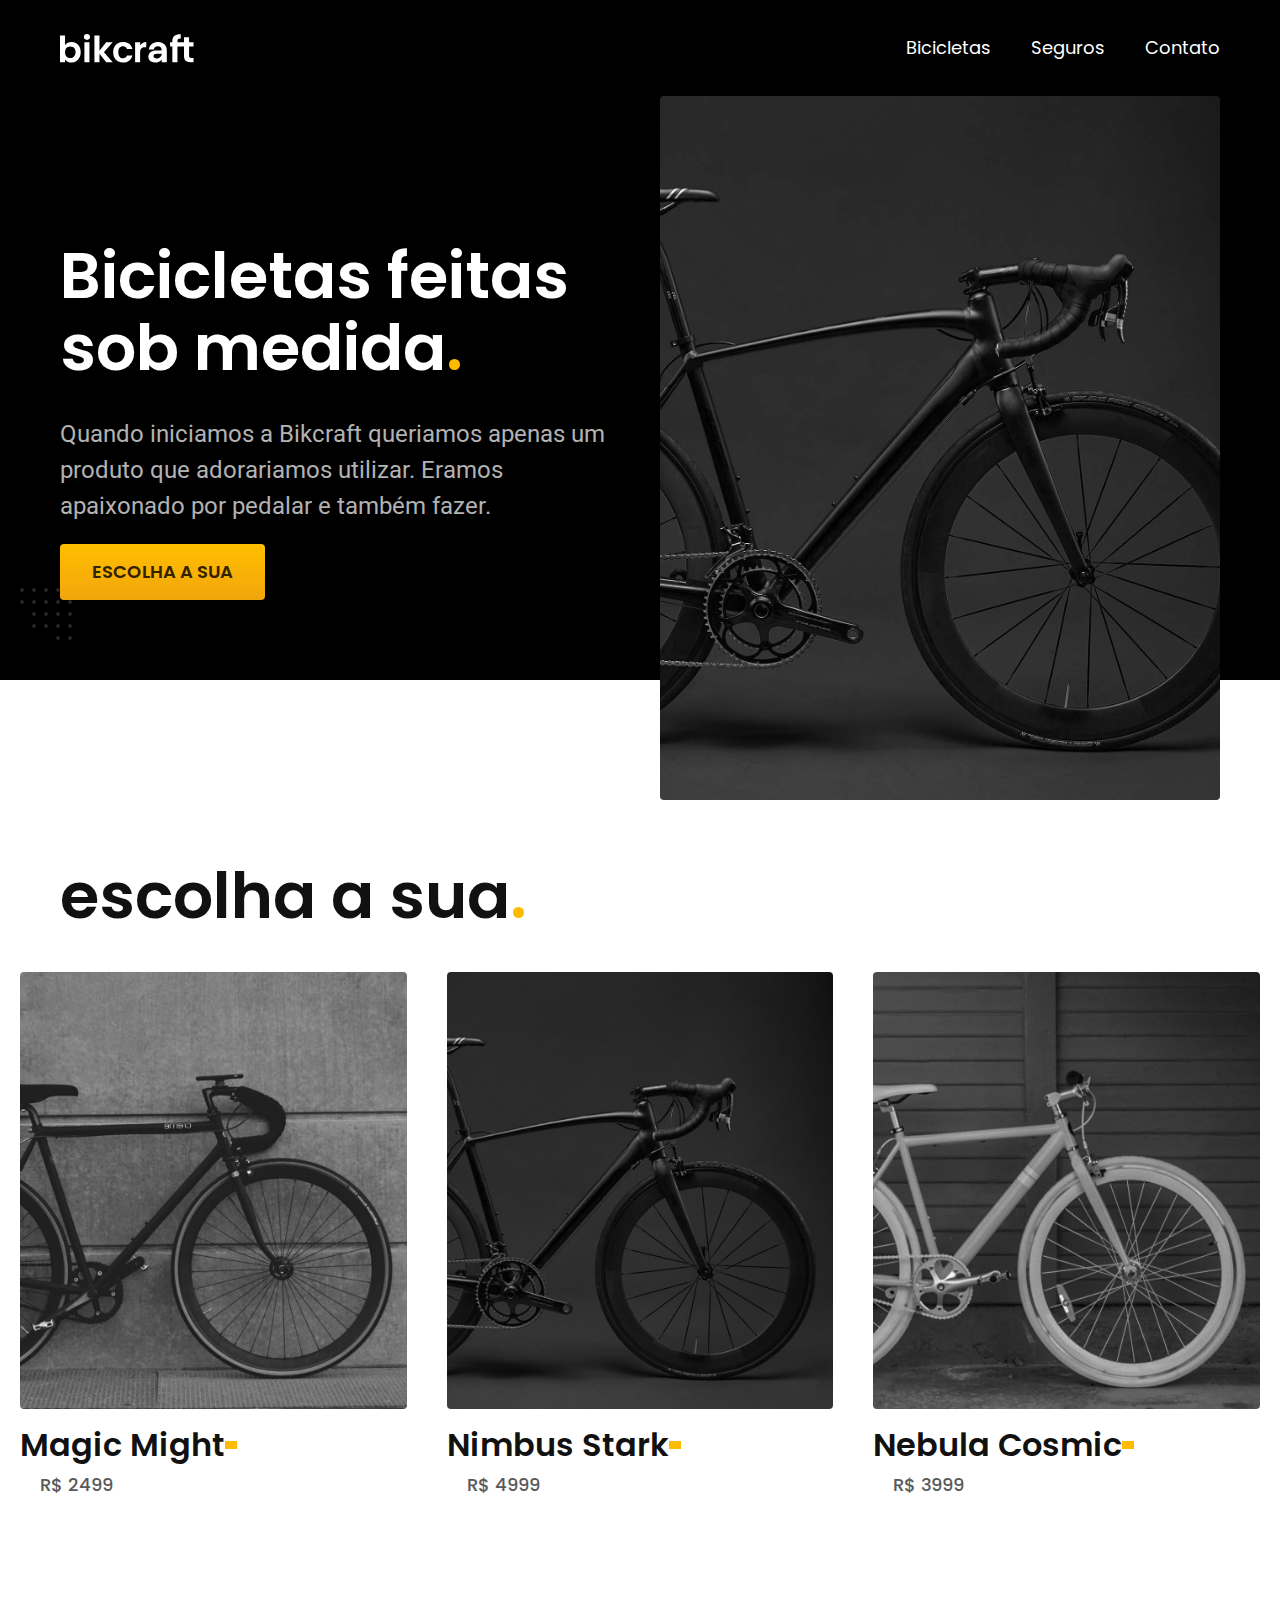
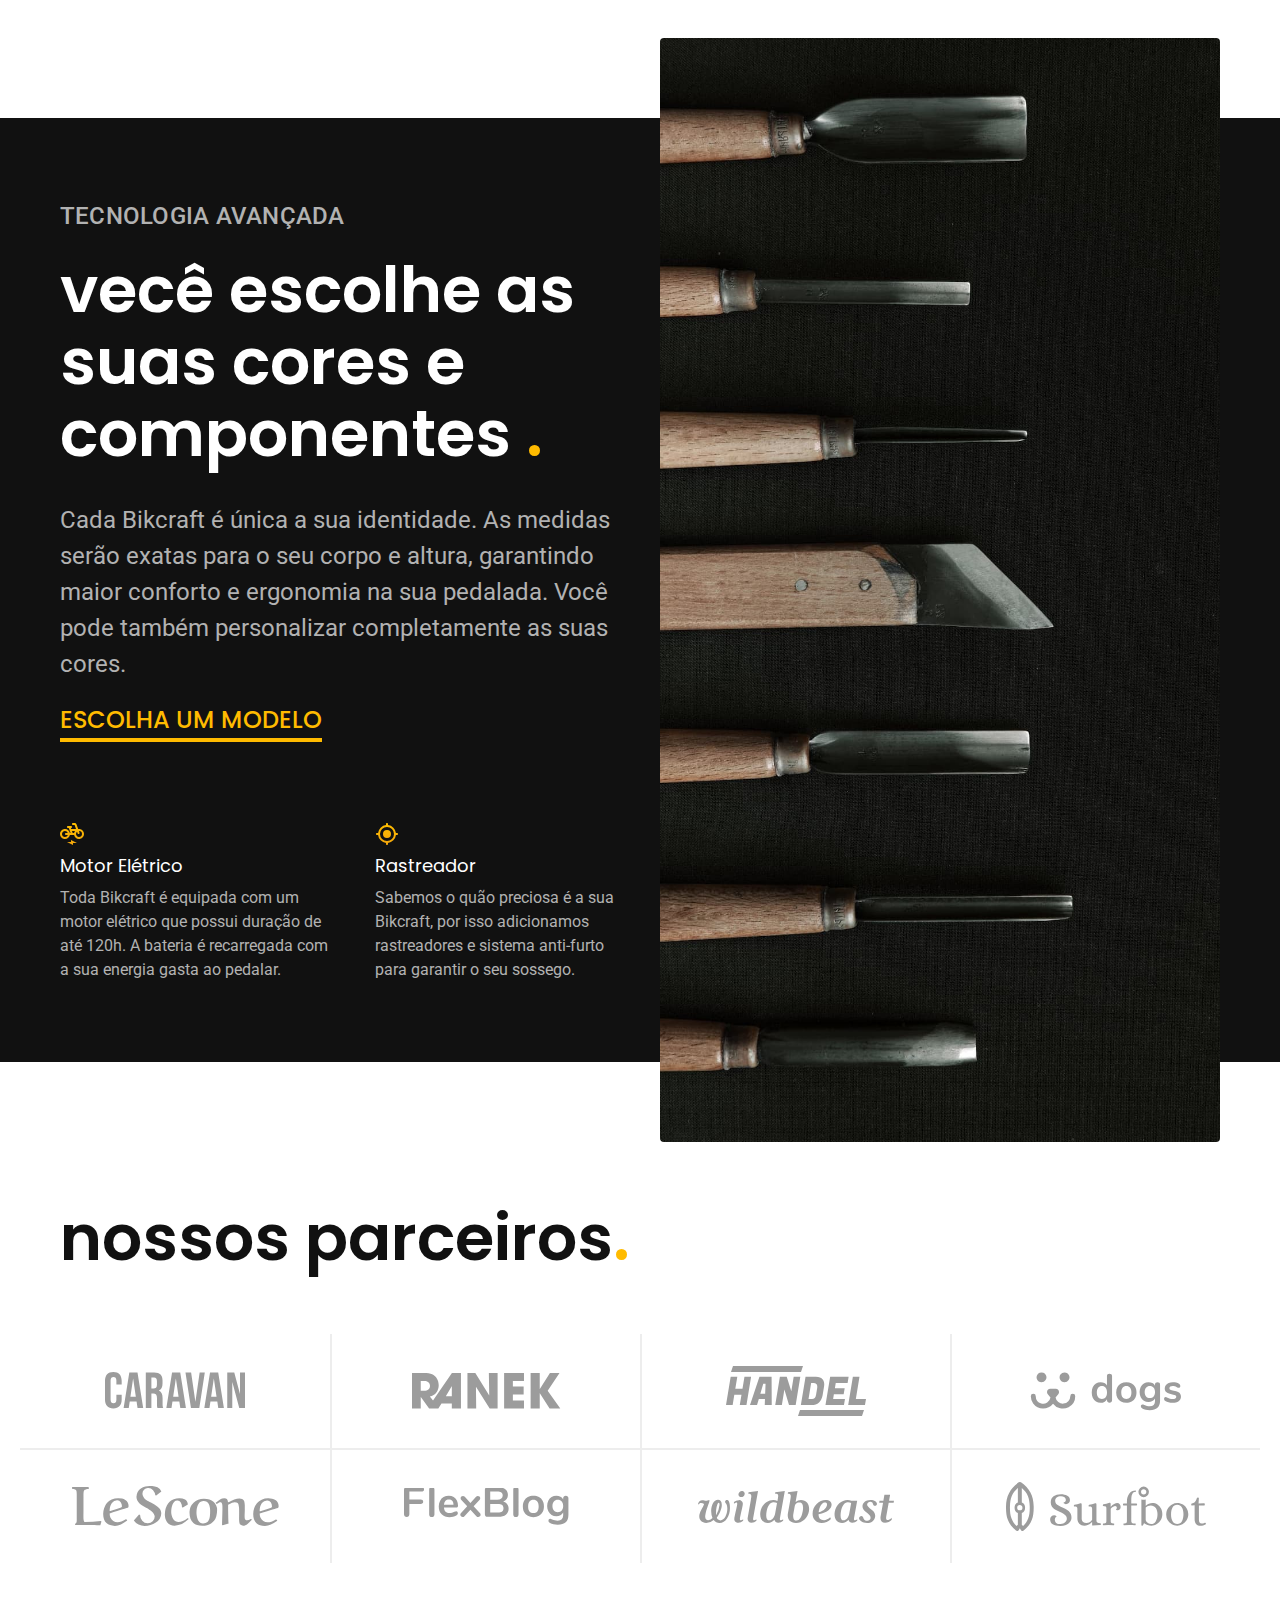
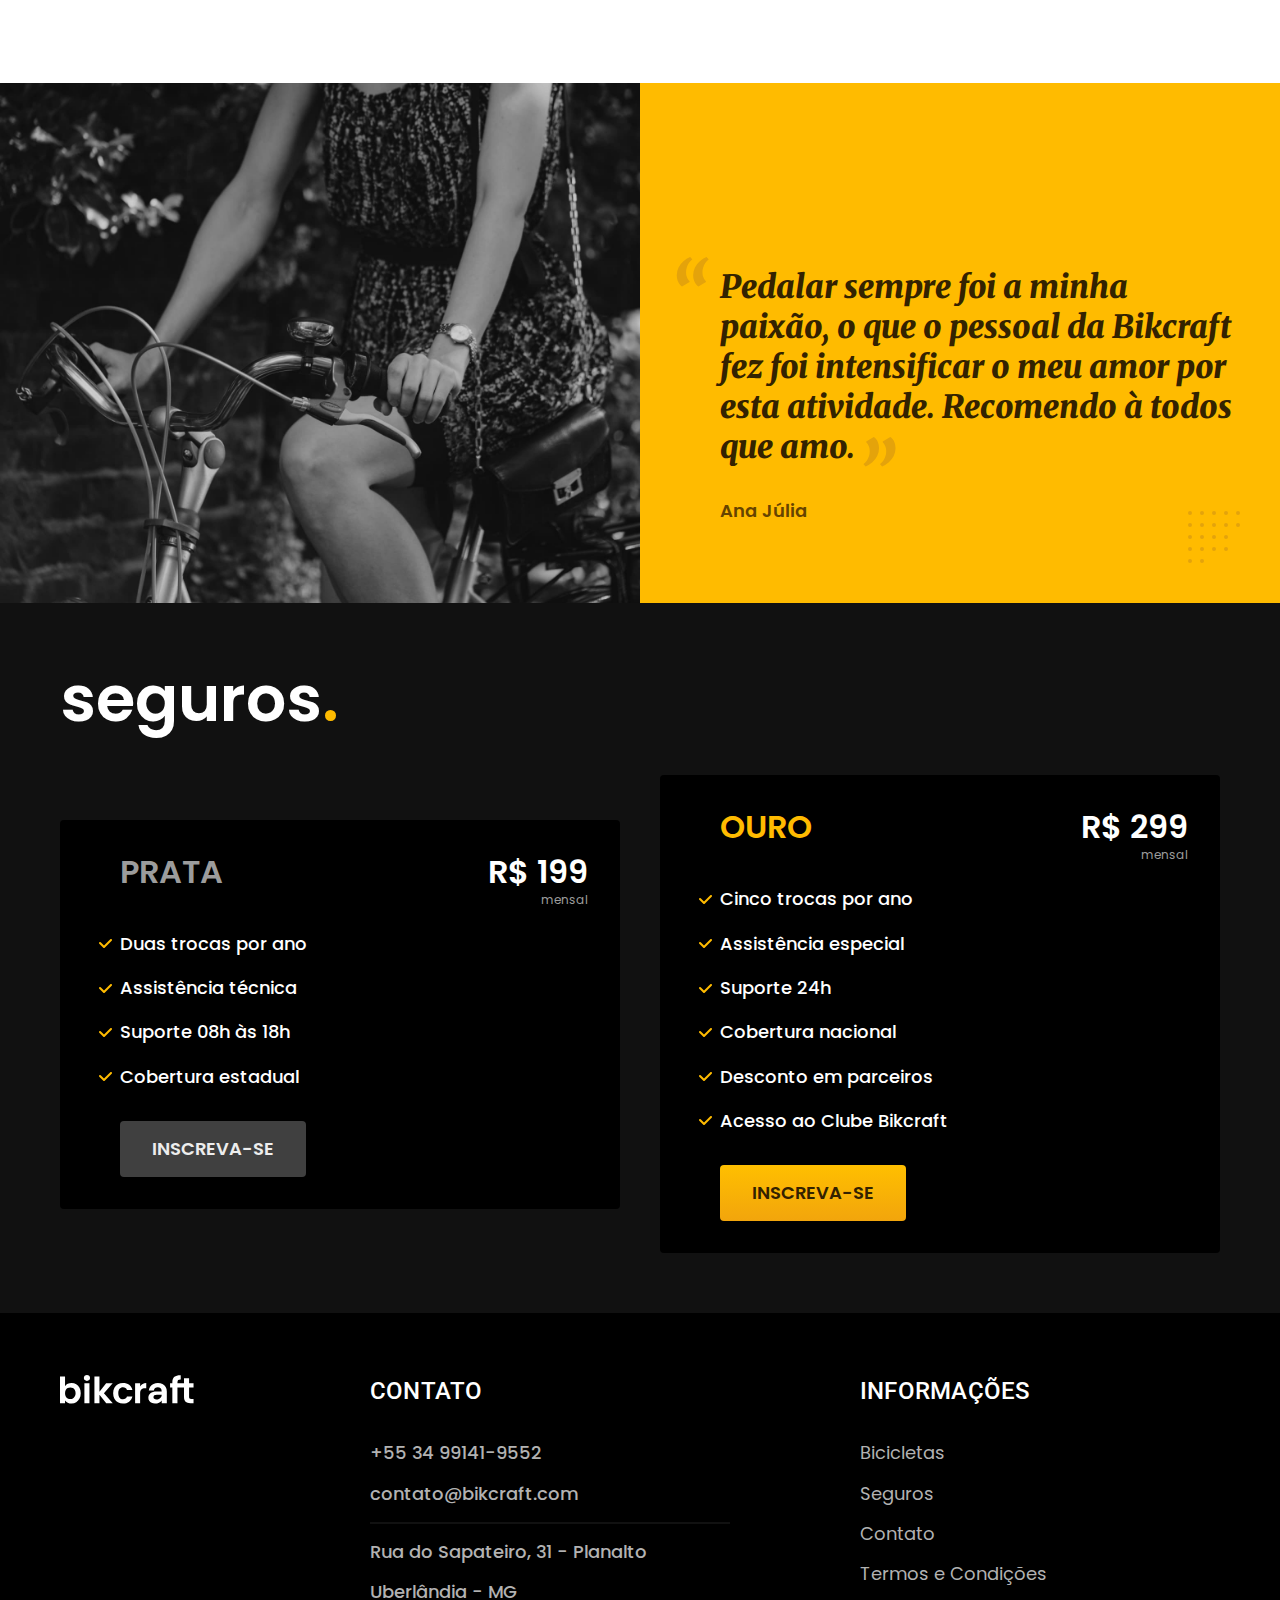
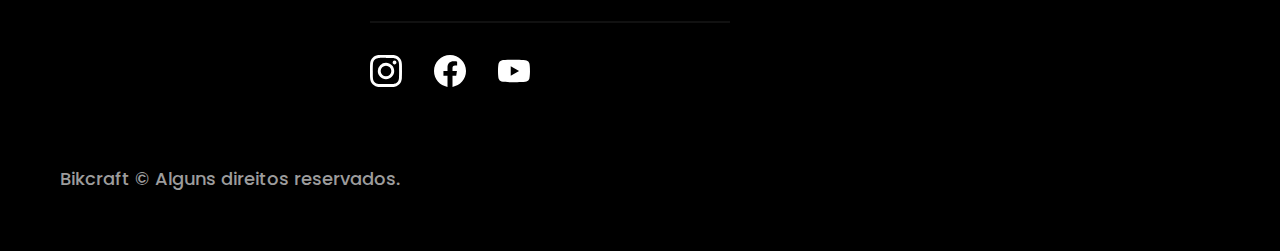
<file: index.html>
<!DOCTYPE html>
<html lang="pt-br">

<head>
<meta charset="UTF-8">
<meta name="viewport" content="width=device-width, initial-scale=1.0">   
<title>Bikcraft - Bicicletas Elétricas</title>
<meta name="description" content="Quando iniciamos a Bikcraft queriamos apenas um produto que adorariamos utilizar. Eramos apaixonado por pedalar e também fazer.">

<link rel="icon" href="./img/icones/eletrica.svg" type="image/svg+xml">
<link rel="preload" href="style.css" as="atyle">
<link rel="stylesheet" href="style.css">
<link rel="stylesheet" href="global.css">
<link rel="stylesheet" href="header.css">
<link rel="stylesheet" href="introducao.css">
<link rel="stylesheet" href="componentes.css">
<link rel="stylesheet" href="tipografia.css">
<link rel="stylesheet" href="cores.css">
<link rel="stylesheet" href="bicicletas-lista.css">
<link rel="stylesheet" href="tecnologia.css">
<link rel="stylesheet" href="parceiros.css">
<link rel="stylesheet" href="depoimento.css">
<link rel="stylesheet" href="seguros.css">
<link rel="stylesheet" href="footer.css">
<link rel="stylesheet" href="termos.css">
<link rel="stylesheet" href="bicicletas.css">
<link rel="stylesheet" href="vantagens.css">
<link rel="stylesheet" href="perguntas.css">
<link rel="stylesheet" href="animacao.css">

<link rel="preconnect" href="https://fonts.googleapis.com">
<link rel="preconnect" href="https://fonts.gstatic.com" crossorigin>
<link href="https://fonts.googleapis.com/css2?family=Fira+Sans:wght@400;700&family=Merriweather:ital,wght@1,900&family=Poppins:wght@400;600&family=Roboto:wght@400;500&display=swap" rel="stylesheet">


<script>documento.documentoElement.classList.add('js');</script>
</head>

<body>
    

<header class="header-bg">
<div class="header container">
<a href="./">
<img src="./img/bikcraft.svg" width="136" height="32" alt="Bikcraft">
</a>       

<nav aria-label="primaria">
<ul class="header-menu font-1-m cor-0">
<li><a href="./bicicletas.html">Bicicletas</a></li>
<li><a href="./seguros.html">Seguros</a></li>
<li><a href="./contato.html">Contato</a></li>      
</ul>
</nav>
</div> 
</header>

<main class="introducao-bg">
<div class="introducao container">
<div class="introducao-conteudo">    
<h1 class="font-1-xxl cor-0 fadeInDown" data-anime="200">Bicicletas feitas sob medida<span class="cor-p1">.</span></h1>
<p class="font-2-l cor-5 fadeInDown" data-anime="400">Quando iniciamos a Bikcraft queriamos apenas um produto que adorariamos utilizar. Eramos apaixonado por pedalar e também fazer.</p>
<a class="botao fadeInDown" data-anime="600" href="./bicicletas.html">Escolha a sua</a>
</div>
<picture data-anime="800" class="fadeInDown">
<source media="(max-width: 800px)" srcset="./img/bicicletas/nimbus.jpg">    
<img src="./img/fotos/introducao.jpg" width="1280" height="1600" alt="Bicicleta elétrica preta.">
</picture>
</div>    
</main>

<article class="bicicletas-lista">
<h2 class="container font-1-xxl">escolha a sua<span class="cor-p1">.</span></h2>

<ul>
<li>
<a href="./magic.html">   
<img src="./img/bicicletas/magic-home.jpg" width="920" height="1040"  alt="Bicicleta preta"> 
<h3 class="font-1-xl">Magic Might</h3>
<span class="font-2-m cor-8">R$ 2499</span>
</a>    
</li>
<li>
<a href="./nimbus.html">   
<img src="./img/bicicletas/nimbus-home.jpg" width="920" height="1040"  alt="Bicicleta preta"> 
<h3 class="font-1-xl">Nimbus Stark</h3>
<span class="font-2-m cor-8">R$ 4999</span>
</a>    
</li>
<li>
<a href="./nebula.html">   
<img src="./img/bicicletas/nebula-home.jpg" width="920" height="1040"  alt="Bicicleta preta"> 
<h3 class="font-1-xl">Nebula Cosmic</h3>
<span class="font-2-m cor-8">R$ 3999</span>
</a>    
</li>          
</ul>
</article>

<article class="tecnologia-bg">
<div class="tecnologia container">
<div class="tecnologia-conteudo">
<span class="font-2-l-b cor-5">Tecnologia Avançada</span>
<h2 class="font-1-xxl cor-0">vecê escolhe as suas cores e componentes <span class="cor-p1">.</span></h2>
<p class="font-2-l cor-5">Cada Bikcraft é única a sua identidade. As medidas serão exatas para o seu corpo e altura, garantindo maior conforto e ergonomia na sua pedalada. Você pode também personalizar completamente as suas cores.</p>
<a class="link" href="./bicicletas.html">Escolha um modelo</a>
<div class="tecnologia-vantagens">
<div>
<img src="./img/icones/eletrica.svg" width="24" height="24" alt="">
<h3 class="font-1-m cor-0">Motor Elétrico</h3>
<p class="font-2-s cor-5">Toda Bikcraft é equipada com um motor elétrico que possui duração de até 120h. A bateria é recarregada com a sua energia gasta ao pedalar.</p>    
</div>
<div>
<img src="./img/icones/rastreador.svg" width="24" height="24" alt="">
<h3 class="font-1-m cor-0">Rastreador</h3>
<p class="font-2-s cor-5">Sabemos o quão preciosa é a sua Bikcraft, por isso adicionamos rastreadores e sistema anti-furto para garantir o seu sossego.</p>    
</div>
</div>
</div>
<div class="tecnologia-imagem">
<img src="./img/fotos/tecnologia.jpg" width="1200" height="1920" alt="">    
</div>
</div>    
</article>

<section class="parceiros" aria-label="Nossos Parceiros">
<h2 class="container font-1-xxl">nossos parceiros<span class="cor-p1">.</span></h2>
<ul>
<li><img src="./img/parceiros/caravan.svg" width="140" height="38" alt="caravan"></li>
<li><img src="./img/parceiros/ranek.svg" width="149" height="36" alt="ranek"></li> 
<li><img src="./img/parceiros/handel.svg" width="140" height="50" alt="hander"></li> 
<li><img src="./img/parceiros/dogs.svg" width="152" height="39" alt="dogs"></li> 
<li><img src="./img/parceiros/lescone.svg" width="208" height="41" alt="lescone"></li> 
<li><img src="./img/parceiros/flexblog.svg" width="165" height="38" alt="flexblog"></li> 
<li><img src="./img/parceiros/wildbeast.svg" width="196" height="34" alt="wildbeast"></li> 
<li><img src="./img/parceiros/surfbot.svg" width="200" height="49" alt="surfbot"></li>    
</ul>    
</section>

<section class="depoimento" aria-label="Depoimento">
<div>
<img src="./img/fotos/depoimento.jpg" width="1560" height="1360" alt="Pessoa pedalando uma bicicletas Bikcraft">
</div>
<div class="depoimento-conteudo">
<blockquote class="font-1-xl cor-p5">
 <p>Pedalar sempre foi a minha paixão, o que o pessoal da Bikcraft fez foi intensificar o meu amor por esta atividade. Recomendo à todos que amo.</p>   
</blockquote>
<span class="font-1-m-b cor-p4">Ana Júlia</span>    
</div>    
</section>

<article class="seguros-bg">
<div class="seguros container">
<h2 class="font-1-xxl cor-0">seguros<span class="cor-p1">.</span></h2>
<div class="seguros-item">
<h3 class="font-1-xl cor-6">PRATA</h3>
<span class="font-1-xl cor-0">R$ 199 <span class="font-1-xs cor-6">mensal</span></span>
<ul class="font-2-m cor-0">
<li>Duas trocas por ano</li> 
<li>Assistência técnica</li>
<li>Suporte 08h às 18h</li>
<li>Cobertura estadual</li>    
</ul>  
<a class="botao secundario" href="./orcamento.html">Inscreva-se</a>  
</div>
<div class="seguros-item">
<h3 class="font-1-xl cor-p1">OURO</h3>
<span class="font-1-xl cor-0">R$ 299 <span class="font-1-xs cor-6">mensal</span></span>
<ul class="font-2-m cor-0">
<li>Cinco trocas por ano</li> 
<li>Assistência especial</li>
<li>Suporte 24h</li>
<li>Cobertura nacional</li>
<li>Desconto em parceiros</li>
<li>Acesso ao Clube Bikcraft</li>    
</ul>  
<a class="botao" href="./orcamento.html">Inscreva-se</a>  
</div>
</div>   
</article>

<footer class="footer-bg">
<div class="footer container">
<img src="./img/bikcraft.svg" width="136" height="32" alt="Bikcraft">
<div class="footer-contato">
<h3 class="font-2-l-b cor-0">Contato</h3>
<ul class="font-2-m cor-5">
<li><a href="tel:+5534991419552">+55 34 99141-9552</a></li>
<li><a href="mailto:contato@bikcraft.com">contato@bikcraft.com</a></li>
<li>Rua do Sapateiro, 31 - Planalto</li>
<li>Uberlândia - MG</li>
</ul>
<div class="footer-redes">
<a href="./">
<img src="./img/redes/instagram.svg" width="32" height="32" alt="Instagram">    
</a>
<a href="./">
<img src="./img/redes/facebook.svg" width="32" height="32"  alt="Facebook">    
</a>
<a href="./">
<img src="./img/redes/youtube.svg" width="32" height="32"  alt="Youtube">    
</a>
</div>    
</div>
<div class="footer-informacoes">
<h3 class="font-2-l-b cor-0">Informações</h3>
<nav>
<ul class="font-1-m cor-5">
<li><a href="./bicicletas.html">Bicicletas</a></li>
<li><a href="./seguros.html">Seguros</a></li>
<li><a href="./contato.html">Contato</a></li>
<li><a href="./termos.html">Termos e Condições</a></li>     
</ul>    
</nav>
</div>
<p class="footer-copy font-2-m cor-6">Bikcraft © Alguns direitos reservados.</p>
</div>
</footer>
<script src="plugins/simple-anime.js"></script>
<script src="script.js"></script> 
</body>

</html>
</file>
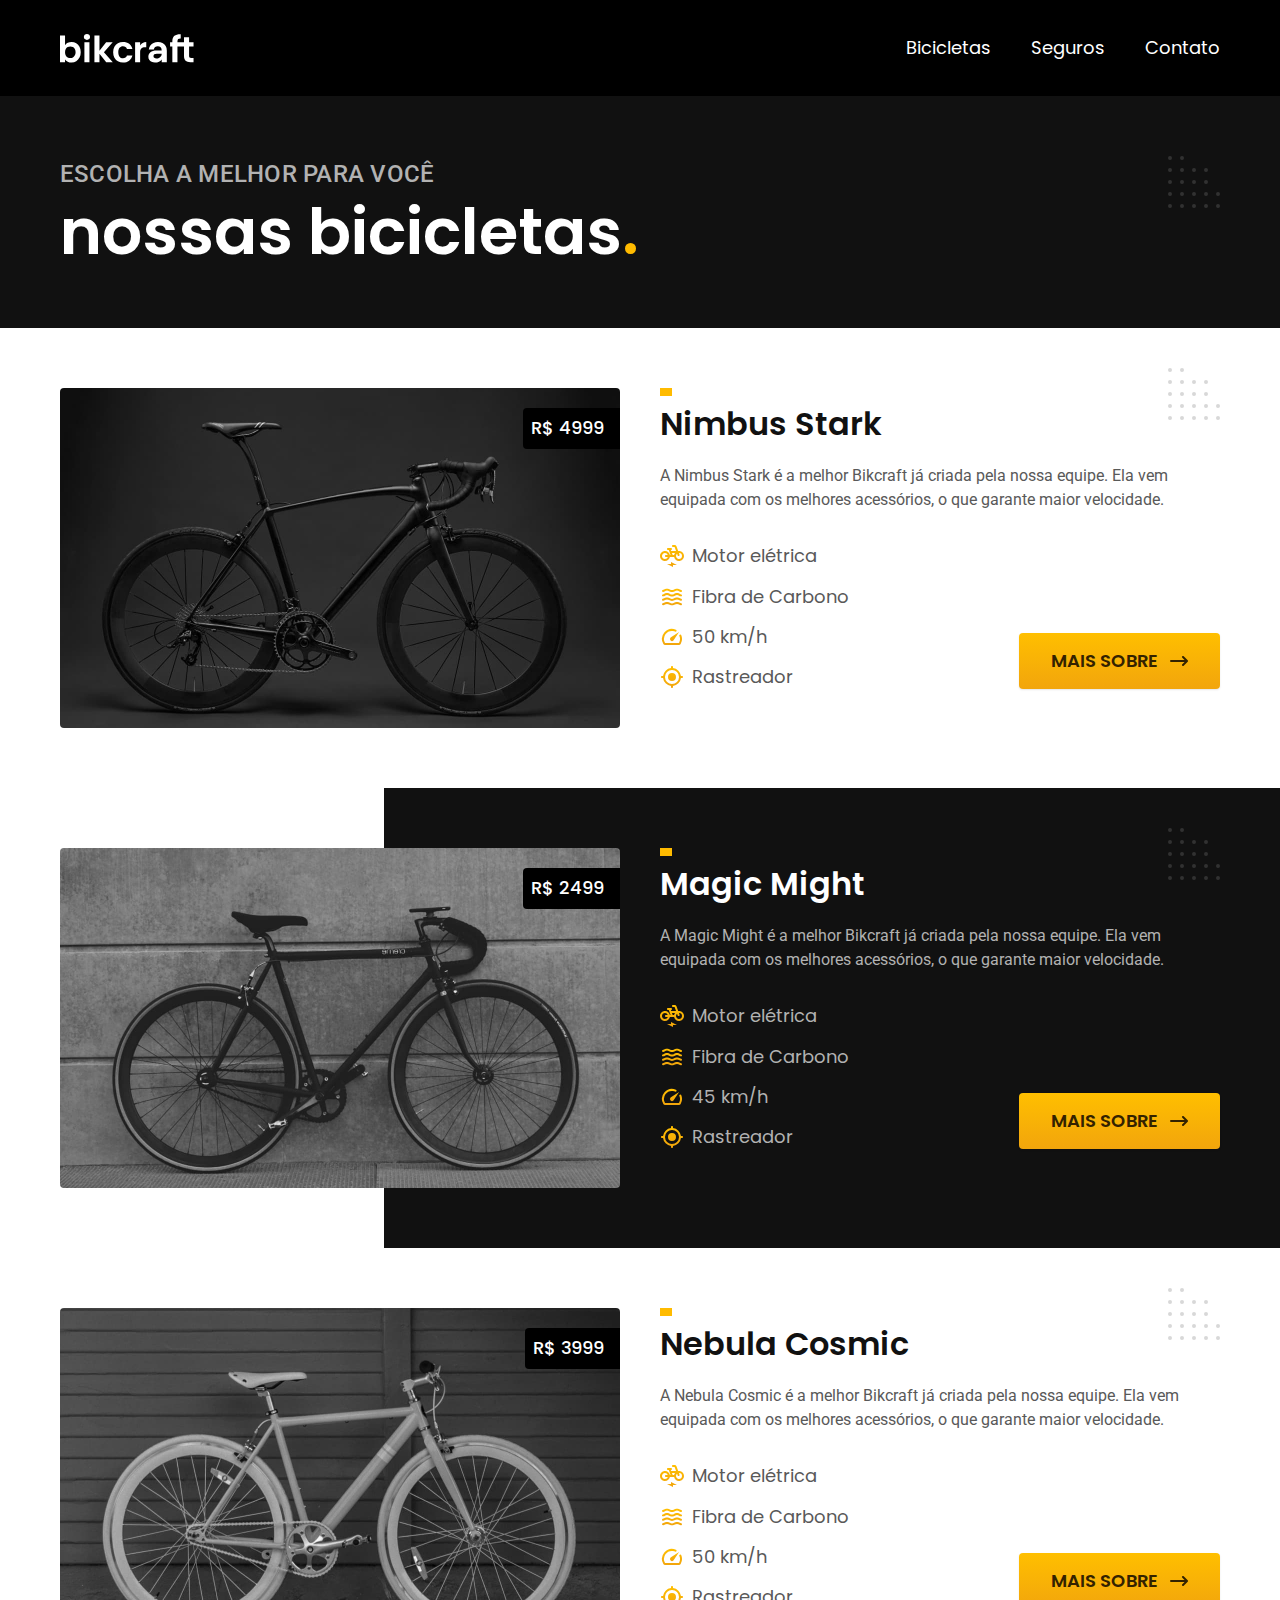
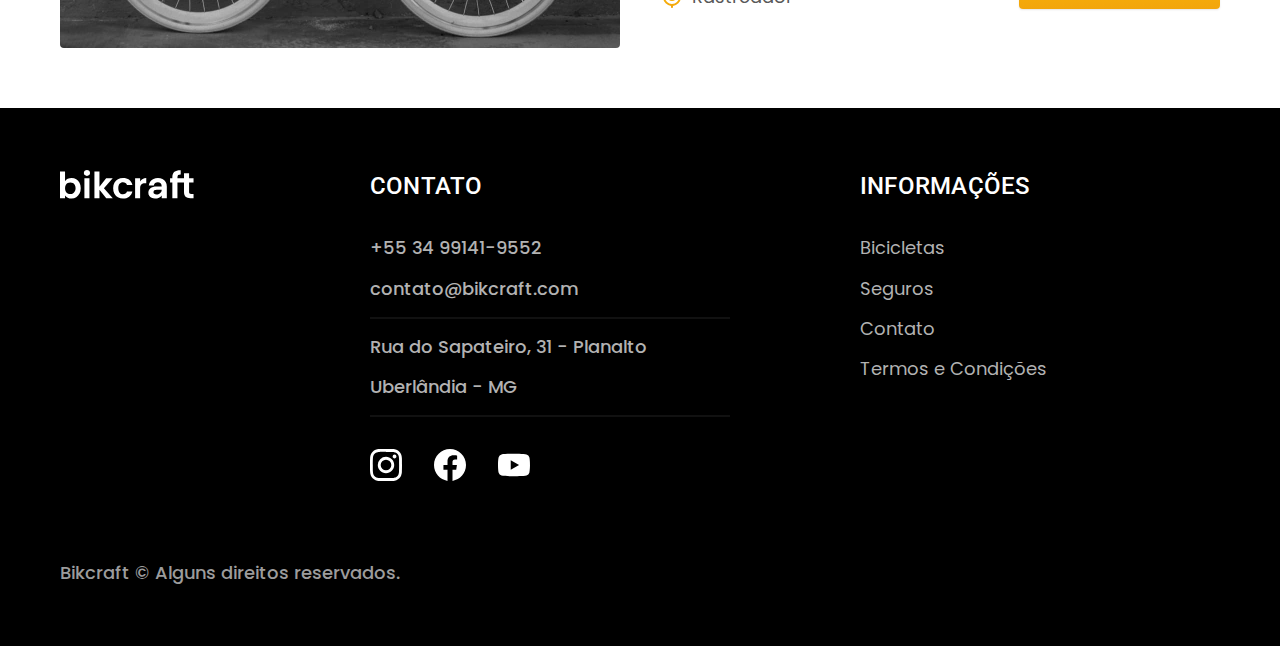
<file: bicicletas.html>
<!DOCTYPE html>
<html lang="pt-br">

<head>
<meta charset="UTF-8">
<meta name="viewport" content="width=device-width, initial-scale=1.0">   
<title>Bicicletas | Bikcraft</title>
<meta name="description" content="Termos e Condições.">

<link rel="icon" href="./img/icones/eletrica.svg" type="image/svg+xml">
<link rel="preload" href="style.css" as="atyle">
<link rel="stylesheet" href="style.css">
<link rel="stylesheet" href="global.css">
<link rel="stylesheet" href="header.css">
<link rel="stylesheet" href="introducao.css">
<link rel="stylesheet" href="componentes.css">
<link rel="stylesheet" href="tipografia.css">
<link rel="stylesheet" href="cores.css">
<link rel="stylesheet" href="bicicletas-lista.css">
<link rel="stylesheet" href="tecnologia.css">
<link rel="stylesheet" href="parceiros.css">
<link rel="stylesheet" href="depoimento.css">
<link rel="stylesheet" href="seguros.css">
<link rel="stylesheet" href="footer.css">
<link rel="stylesheet" href="termos.css">
<link rel="stylesheet" href="bicicletas.css">
<link rel="stylesheet" href="vantagens.css">
<link rel="stylesheet" href="perguntas.css">

<link rel="preconnect" href="https://fonts.googleapis.com">
<link rel="preconnect" href="https://fonts.gstatic.com" crossorigin>
<link href="https://fonts.googleapis.com/css2?family=Fira+Sans:wght@400;700&family=Merriweather:ital,wght@1,900&family=Poppins:wght@400;600&family=Roboto:wght@400;500&display=swap" rel="stylesheet">

<script>documento.documentoElement.classList.add('js');</script>
</head>

<body id="bicicletas">
<header class="header-bg">
<div class="header container">
<a href="./">
<img src="./img/bikcraft.svg" alt="Bikcraft">
</a>       

<nav aria-label="primaria">
<ul class="header-menu font-1-m cor-0">
<li><a href="./bicicletas.html">Bicicletas</a></li>
<li><a href="./seguros.html">Seguros</a></li>
<li><a href="./contato.html">Contato</a></li>      
</ul>
</nav>
</div> 
</header>

<main>
<div class="titulo-bg">
<div class="titulo container">
<p class="font-2-l-b cor-5">Escolha a melhor para você</p>
<h1 class="font-1-xxl cor-0">nossas bicicletas<span class="cor-p1">.</span></h1>    
</div>    
</div>


<div class="bicicletas container">
 <div class="bicicletas-imagem">
<img src="./img/bicicletas/nimbus.jpg" alt="Bicicleta preta">
<span class="font-2-m cor-0">R$ 4999</span>
</div>
<div class="bicicletas-conteudo">
<h2 class="font-1-xl">Nimbus Stark</h2>
<p class="font-2-s cor-8">A Nimbus Stark é a melhor Bikcraft já criada pela nossa equipe. Ela vem equipada com os melhores acessórios, o que garante maior velocidade.</p>
<ul class="font-1-m cor-8">
<li>
<img src="./img/icones/eletrica.svg" alt="">
Motor elétrica
</li>
<li>
<img src="./img/icones/carbono.svg" alt="">
Fibra de Carbono
</li>
<li>
<img src="./img/icones/velocidade.svg" alt="">
50 km/h
</li> 
<li>
<img src="./img/icones/rastreador.svg" alt="">
Rastreador
</li>     
</ul>
<a class="botao seta" href="./nimbus.html">Mais Sobre</a>
</div>   
</div>


<div class="bicicletas-bg">
<div class="bicicletas container">
<div class="bicicletas-imagem">
<img src="./img/bicicletas/magic.jpg" alt="Bicicleta preta">
<span class="font-2-m cor-0">R$ 2499</span>
</div>
<div class="bicicletas-conteudo">
<h2 class="font-1-xl cor-0">Magic Might</h2>
<p class="font-2-s cor-5">A Magic Might é a melhor Bikcraft já criada pela nossa equipe. Ela vem equipada com os melhores acessórios, o que garante maior velocidade.</p>
<ul class="font-1-m cor-5">
<li>
<img src="./img/icones/eletrica.svg" alt="">
Motor elétrica
</li>
<li>
<img src="./img/icones/carbono.svg" alt="">
Fibra de Carbono
</li>
<li>
<img src="./img/icones/velocidade.svg" alt="">
45 km/h
</li> 
<li>
<img src="./img/icones/rastreador.svg" alt="">
Rastreador
</li>     
</ul>
<a class="botao seta" href="./magic.html">Mais Sobre</a>
</div>   
</div>
</div>


<div class="bicicletas container">
<div class="bicicletas-imagem">
<img src="./img/bicicletas/nebula.jpg" alt="Bicicleta preta">
<span class="font-2-m cor-0">R$ 3999</span>
</div>
<div class="bicicletas-conteudo">
<h2 class="font-1-xl">Nebula Cosmic</h2>
<p class="font-2-s cor-8">A Nebula Cosmic é a melhor Bikcraft já criada pela nossa equipe. Ela vem equipada com os melhores acessórios, o que garante maior velocidade.</p>
<ul class="font-1-m cor-8">
<li>
<img src="./img/icones/eletrica.svg" alt="">
Motor elétrica
</li>
<li>
<img src="./img/icones/carbono.svg" alt="">
Fibra de Carbono
</li>
<li>
<img src="./img/icones/velocidade.svg" alt="">
50 km/h
</li> 
<li>
<img src="./img/icones/rastreador.svg" alt="">
Rastreador
</li>     
</ul>
<a class="botao seta" href="./nebula.html">Mais Sobre</a>
</div>   
</div>

</main>

<footer class="footer-bg">
<div class="footer container">
<img src="./img/bikcraft.svg" alt="Bikcraft">
<div class="footer-contato">
<h3 class="font-2-l-b cor-0">Contato</h3>
<ul class="font-2-m cor-5">
<li><a href="tel:+5534991419552">+55 34 99141-9552</a></li>
<li><a href="mailto:contato@bikcraft.com">contato@bikcraft.com</a></li>
<li>Rua do Sapateiro, 31 - Planalto</li>
<li>Uberlândia - MG</li>
</ul>
<div class="footer-redes">
<a href="./">
<img src="./img/redes/instagram.svg" alt="Instagram">    
</a>
<a href="./">
<img src="./img/redes/facebook.svg" alt="Facebook">    
</a>
<a href="./">
<img src="./img/redes/youtube.svg" alt="Youtube">    
</a>
</div>    
</div>
<div class="footer-informacoes">
<h3 class="font-2-l-b cor-0">Informações</h3>
<nav>
<ul class="font-1-m cor-5">
<li><a href="./bicicletas.html">Bicicletas</a></li>
<li><a href="./seguros.html">Seguros</a></li>
<li><a href="./contato.html">Contato</a></li>
<li><a href="./termos.html">Termos e Condições</a></li>     
</ul>    
</nav>
</div>
<p class="footer-copy font-2-m cor-6">Bikcraft © Alguns direitos reservados.</p>
</div>
</footer>
<script src="script.js"></script> 
</body>
</html>
</file>
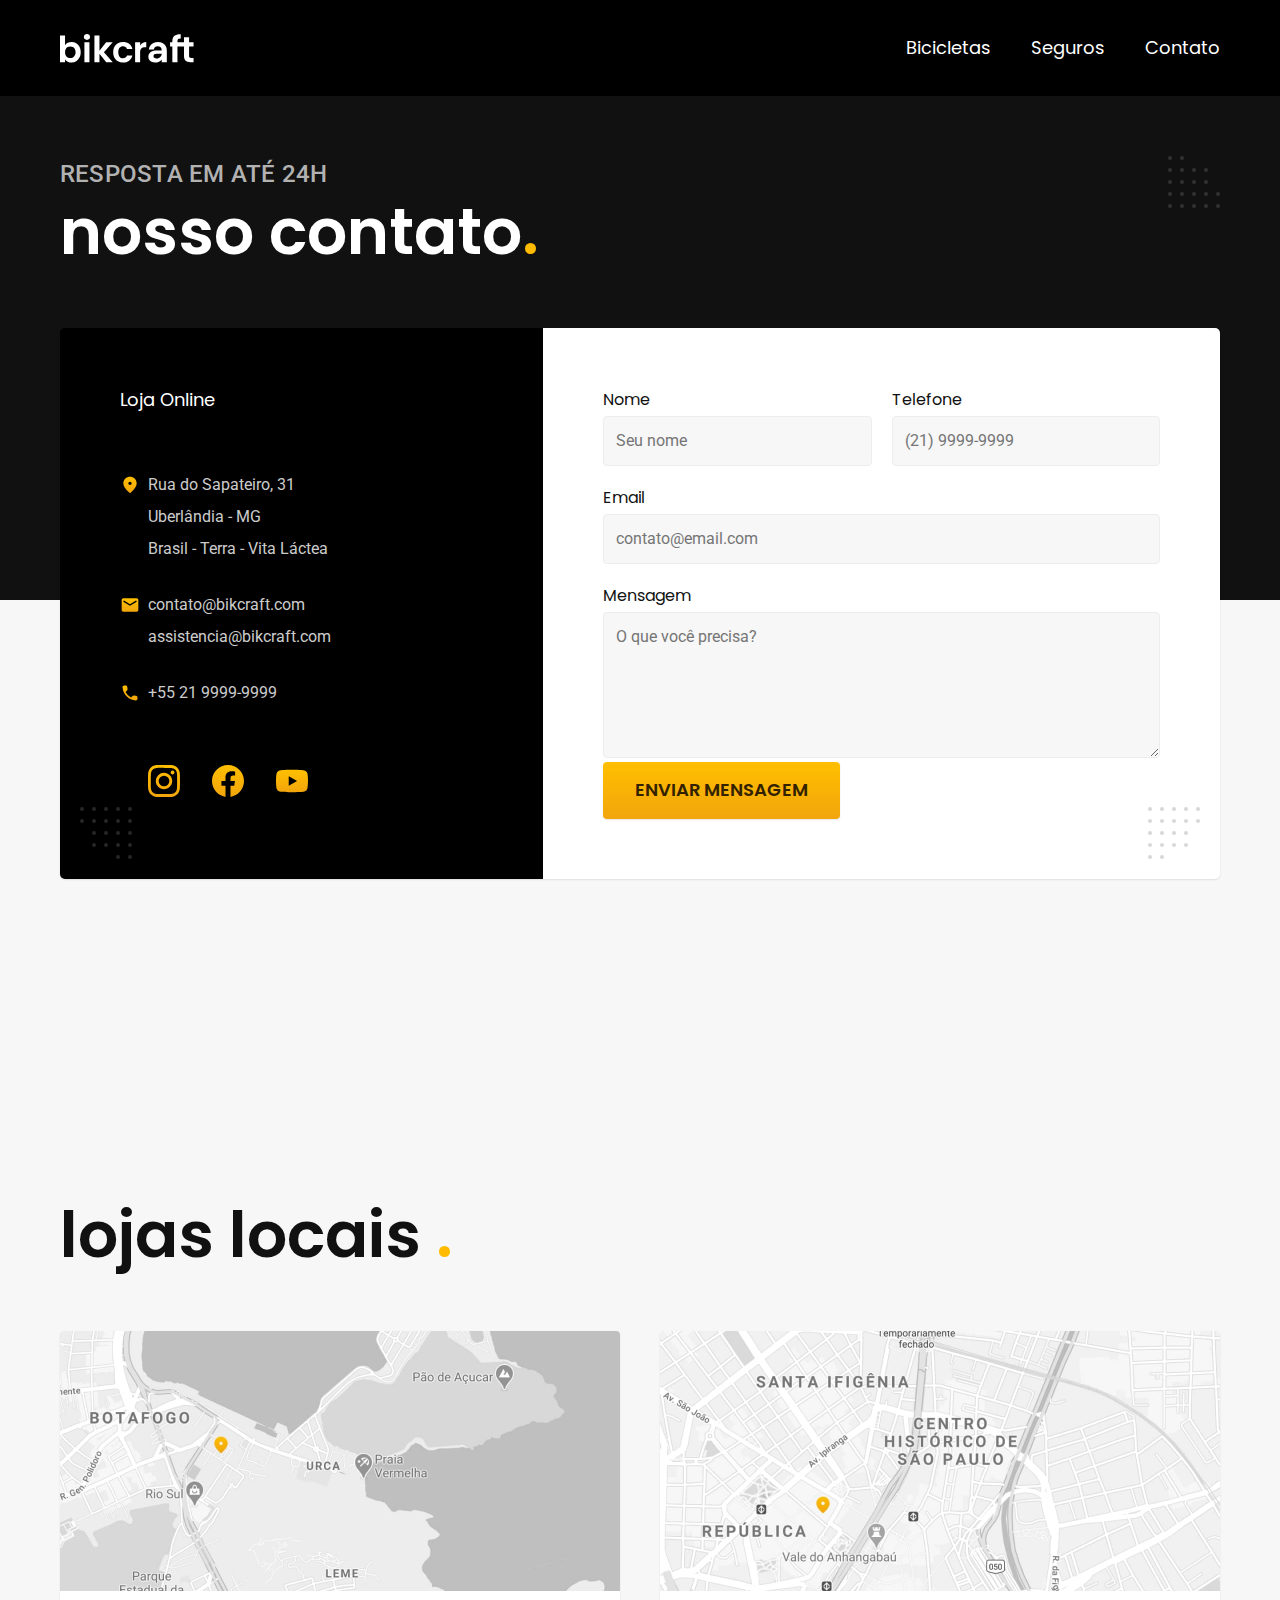
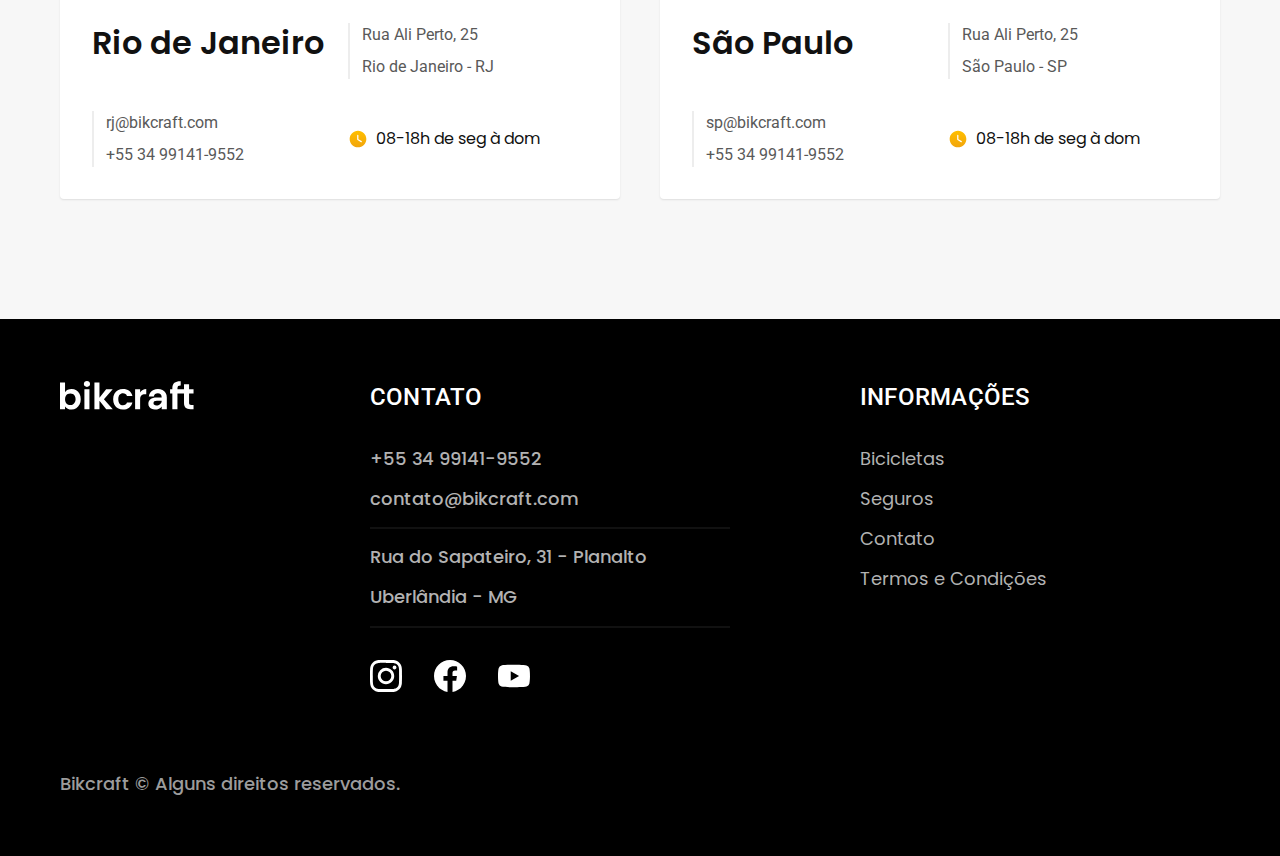
<file: contato.html>
<!DOCTYPE html>
<html lang="pt-br">

<head>
<meta charset="UTF-8">
<meta name="viewport" content="width=device-width, initial-scale=1.0">   
<title>Contato | Bikcraft</title>
<meta name="description" content="contato.">

<link rel="icon" href="./img/icones/eletrica.svg" type="image/svg+xml">
<link rel="preload" href="style.css" as="atyle">
<link rel="stylesheet" href="style.css">
<link rel="stylesheet" href="global.css">
<link rel="stylesheet" href="header.css">
<link rel="stylesheet" href="introducao.css">
<link rel="stylesheet" href="componentes.css">
<link rel="stylesheet" href="tipografia.css">
<link rel="stylesheet" href="cores.css">
<link rel="stylesheet" href="bicicletas-lista.css">
<link rel="stylesheet" href="tecnologia.css">
<link rel="stylesheet" href="parceiros.css">
<link rel="stylesheet" href="depoimento.css">
<link rel="stylesheet" href="seguros.css">
<link rel="stylesheet" href="footer.css">
<link rel="stylesheet" href="termos.css">
<link rel="stylesheet" href="bicicletas.css">
<link rel="stylesheet" href="vantagens.css">
<link rel="stylesheet" href="perguntas.css">
<link rel="stylesheet" href="contato.css">
<link rel="stylesheet" href="lojas.css">
<link rel="stylesheet" href="formulario.css">

<link rel="preconnect" href="https://fonts.googleapis.com">
<link rel="preconnect" href="https://fonts.gstatic.com" crossorigin>
<link href="https://fonts.googleapis.com/css2?family=Fira+Sans:wght@400;700&family=Merriweather:ital,wght@1,900&family=Poppins:wght@400;600&family=Roboto:wght@400;500&display=swap" rel="stylesheet"> 

<script>documento.documentoElement.classList.add('js');</script>
</head>
<body id="contato">
<header class="header-bg">
<div class="header container">
<a href="./">
<img src="./img/bikcraft.svg" alt="Bikcraft">
</a>       

<nav aria-label="primaria">
<ul class="header-menu font-1-m cor-0">
<li><a href="./bicicletas.html">Bicicletas</a></li>
<li><a href="./seguros.html">Seguros</a></li>
<li><a href="./contato.html">Contato</a></li>      
</ul>
</nav>
</div> 
</header>

<main>
<div class="titulo-bg">
<div class="titulo container">
<p class="font-2-l-b cor-5">Resposta em até 24h</p>
<h1 class="font-1-xxl cor-0">nosso contato<span class="cor-p1">.</span></h1>    
</div>    
</div>

<div class="contato container">
<section class="contato-dados" aria-label="Endereço">
<h2 class="font-1-m cor-0">Loja Online</h2>
<div class="contato-endereco font-2-s cor-4">
 <p>Rua do Sapateiro, 31</p>
 <p>Uberlândia - MG</p>
 <P>Brasil - Terra - Vita Láctea</P>   
</div>
<address class="contato-meios font-2-s cor-4">
<a href="mailto:contato@bikcraft.com">contato@bikcraft.com</a>
<a href="mailto:assistencia@bikcraft.com">assistencia@bikcraft.com</a>
<a href="tel:+552199999999">+55 21 9999-9999</a>
</address>
<div class="contato-redes">
<a href="./">
<img src="./img/redes/instagram-p.svg" alt="Instagram">    
</a>
<a href="./">
<img src="./img/redes/facebook-p.svg" alt="Facebook">    
</a>
<a href="./">
<img src="./img/redes/youtube-p.svg" alt="Youtube">    
</a>
</div>    
</section>
<section class="contato-formulario" aria-label="Formulário">
<form class="form" action="./contato.html">
<div>    
<label for="nome">Nome</label>
<input type="text" id="nome" name="nome" placeholder="Seu nome">
</div>
<div>    
<label for="telefone">Telefone</label>
<input type="text" id="telefone" name="telefone" placeholder="(21) 9999-9999">
</div>
<div class="col-2">    
<label for="email">Email</label>
<input type="text" id="email" name="email" placeholder="contato@email.com">
</div>
<div class="col-2">    
<label for="mensagem">Mensagem</label>
<textarea rows="5" id="mensagem" name="mensagem" placeholder="O que você precisa?"></textarea>
<button class="botao col-2">ENVIAR MENSAGEM</button>
</div>         
</form>    
</section>
</div>
</main>

<article class="lojas container">
<h2 class="font-1-xxl">lojas locais <span class="cor-p1">.</span></h2>
<div class="lojas-item">
<img src="./img/lojas/rj.jpg" alt="mapa marcando o endereço em Rua Ali Perto, 25 - Rio de Janeiro - Rj">
<div class="lojas-conteudo">
<h3 class="font-1-xl">Rio de Janeiro</h3>    
<div class="lojas-dados font-2-s cor-8">
<p>Rua Ali Perto, 25</p>
<p>Rio de Janeiro - RJ</p>    
</div>
<div class="lojas-dados font-2-s cor-8">
<a href="mailto:rj@bikcraft.com">rj@bikcraft.com</a>
<a href="tel:+5534991419552">+55 34 99141-9552</a>   
</div>
<p class="lojas-tempo font-1-s"> <img src="./img/icones/horario.svg" alt=""> 08-18h de seg à dom</p>
</div>
</div>

<div class="lojas-item">
<img src="./img/lojas/sp.jpg" alt="mapa marcando o endereço em Rua Ali Perto, 25 - São Paulo - SP">
<div class="lojas-conteudo">
<h3 class="font-1-xl">São Paulo</h3>   
<div class="lojas-dados font-2-s cor-8">
<p>Rua Ali Perto, 25</p>
<p>São Paulo - SP</p>    
</div>
<div class="lojas-dados font-2-s cor-8">
<a href="mailto:sp@bikcraft.com">sp@bikcraft.com</a>
<a href="tel:+5534991419552">+55 34 99141-9552</a>   
</div>
<p class="lojas-tempo font-1-s"> <img src="./img/icones/horario.svg" alt=""> 08-18h de seg à dom</p>
</div>
</div>
</article>

<footer class="footer-bg">
<div class="footer container">
<img src="./img/bikcraft.svg" alt="Bikcraft">
<div class="footer-contato">
<h3 class="font-2-l-b cor-0">Contato</h3>
<ul class="font-2-m cor-5">
<li><a href="tel:+5534991419552">+55 34 99141-9552</a></li>
<li><a href="mailto:contato@bikcraft.com">contato@bikcraft.com</a></li>
<li>Rua do Sapateiro, 31 - Planalto</li>
<li>Uberlândia - MG</li>
</ul>
<div class="footer-redes">
<a href="./">
<img src="./img/redes/instagram.svg" alt="Instagram">    
</a>
<a href="./">
<img src="./img/redes/facebook.svg" alt="Facebook">    
</a>
<a href="./">
<img src="./img/redes/youtube.svg" alt="Youtube">    
</a>
</div>    
</div>
<div class="footer-informacoes">
<h3 class="font-2-l-b cor-0">Informações</h3>
<nav>
<ul class="font-1-m cor-5">
<li><a href="./bicicletas.html">Bicicletas</a></li>
<li><a href="./seguros.html">Seguros</a></li>
<li><a href="./contato.html">Contato</a></li>
<li><a href="./termos.html">Termos e Condições</a></li>     
</ul>    
</nav>
</div>
<p class="footer-copy font-2-m cor-6">Bikcraft © Alguns direitos reservados.</p>
</div>
</footer>
<script src="script.js"></script> 
</body>
</html>
</file>
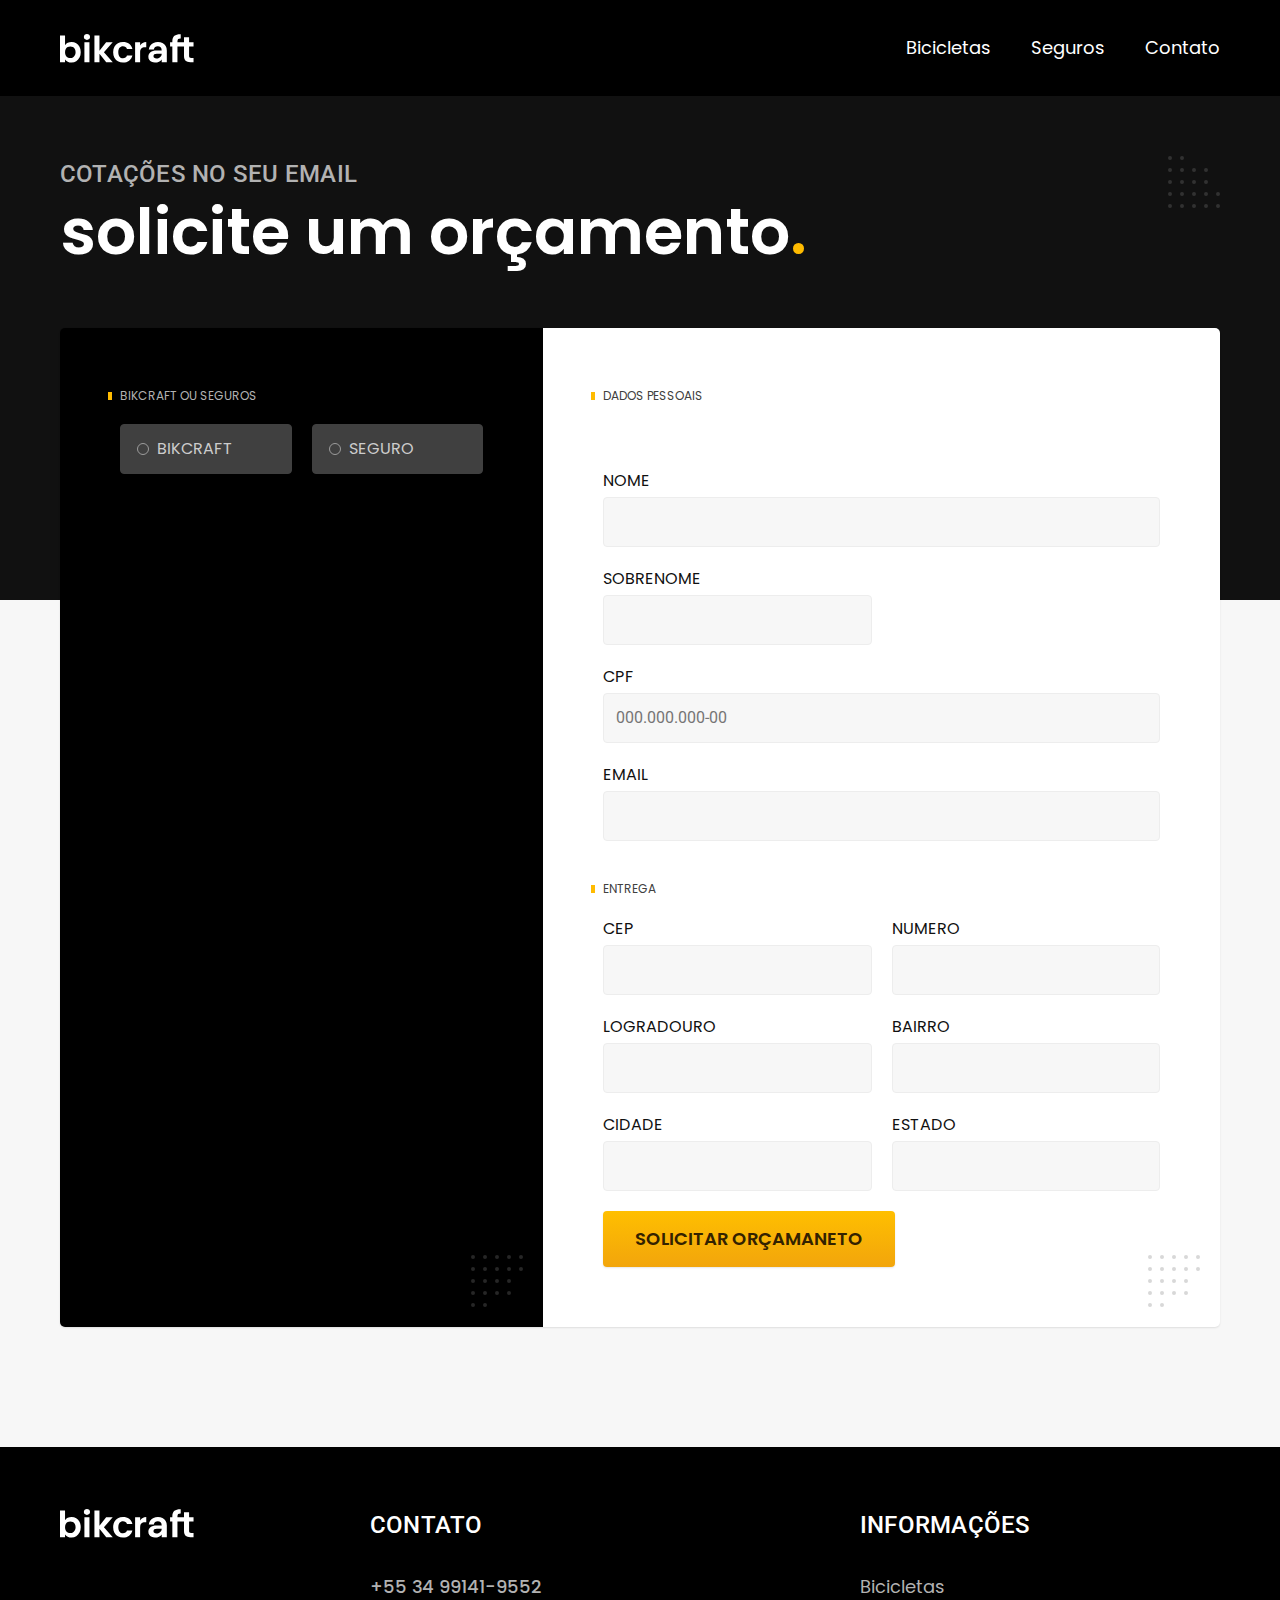
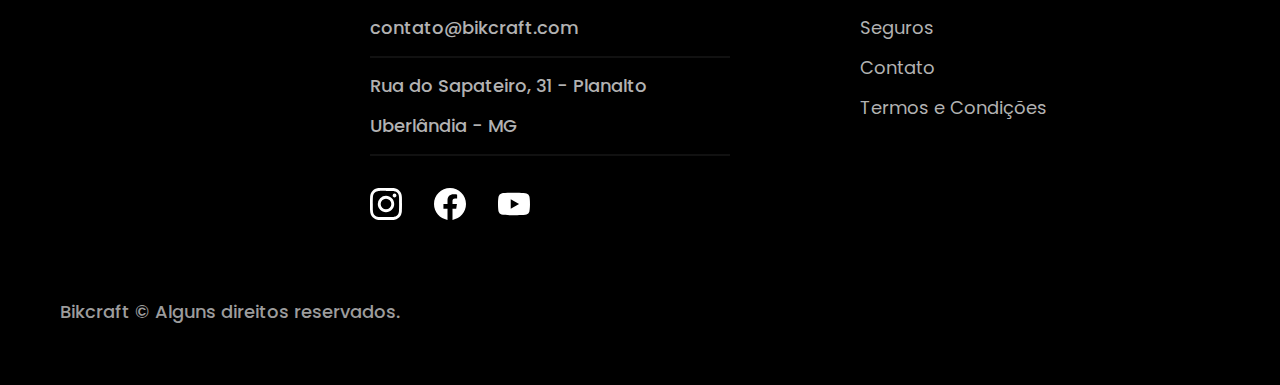
<file: orcamento.html>
<!DOCTYPE html>
<html lang="pt-br">

<head>
<meta charset="UTF-8">
<meta name="viewport" content="width=device-width, initial-scale=1.0">   
<title>Orçamento | Bikcraft</title>
<meta name="description" content="Orçamento.">

<link rel="icon" href="./img/icones/eletrica.svg" type="image/svg+xml">
<link rel="preload" href="style.css" as="atyle">
<link rel="stylesheet" href="style.css">
<link rel="stylesheet" href="global.css">
<link rel="stylesheet" href="header.css">
<link rel="stylesheet" href="introducao.css">
<link rel="stylesheet" href="componentes.css">
<link rel="stylesheet" href="tipografia.css">
<link rel="stylesheet" href="cores.css">
<link rel="stylesheet" href="bicicletas-lista.css">
<link rel="stylesheet" href="tecnologia.css">
<link rel="stylesheet" href="parceiros.css">
<link rel="stylesheet" href="depoimento.css">
<link rel="stylesheet" href="seguros.css">
<link rel="stylesheet" href="footer.css">
<link rel="stylesheet" href="termos.css">
<link rel="stylesheet" href="bicicletas.css">
<link rel="stylesheet" href="vantagens.css">
<link rel="stylesheet" href="perguntas.css">
<link rel="stylesheet" href="orcamento.css">

<link rel="preconnect" href="https://fonts.googleapis.com">
<link rel="preconnect" href="https://fonts.gstatic.com" crossorigin>
<link href="https://fonts.googleapis.com/css2?family=Fira+Sans:wght@400;700&family=Merriweather:ital,wght@1,900&family=Poppins:wght@400;600&family=Roboto:wght@400;500&display=swap" rel="stylesheet"> 

<script>documento.documentoElement.classList.add('js');</script>
</head>
<body id="orcamento">
<header class="header-bg">
<div class="header container">
<a href="./">
<img src="./img/bikcraft.svg" alt="Bikcraft">
</a>       

<nav aria-label="primaria">
<ul class="header-menu font-1-m cor-0">
<li><a href="./bicicletas.html">Bicicletas</a></li>
<li><a href="./seguros.html">Seguros</a></li>
<li><a href="./contato.html">Contato</a></li>      
</ul>
</nav>
</div> 
</header>

<main>
<div class="titulo-bg">
<div class="titulo container">
<p class="font-2-l-b cor-5">Cotações no seu email</p>
<h1 class="font-1-xxl cor-0">solicite um orçamento<span class="cor-p1">.</span></h1>    
</div>    
</div>

<form class="orcamento container" action="./">
<div class="orcamento-produto">
<h2 class="font-1-xs cor-5">Bikcraft ou Seguros</h2>

<input type="radio" name="tipo" value="bikcraft" id="bikcraft">
<label for="bikcraft">Bikcraft</label>

<input type="radio" name="tipo" value="seguro" id="seguro">
<label for="seguro">seguro</label>

<div class="orcamento-conteudo" id="orcamento-bikcraft">
<h2 class="font-1-xs cor-5">Escolha a sua</h2>

<input type="radio" name="produto" value="nimbus" id="nimbus">
<label for="nimbus">Nimbus Stark <span>R$ 4999</span></label>
<div class="orcamento-detalhes">
<ul class="font-1-xs cor-8">
<li><img src="./img/icones/eletrica.svg" alt="">Motor Elétrica</li>
<li><img src="./img/icones/carbono.svg" alt="">Fibra de Carbono</li> 
<li><img src="./img/icones/velocidade.svg" alt="">50 km/h</li> 
<li><img src="./img/icones/rastreador.svg" alt="">Rastreador</li>     
</ul>
<img src="./img/bicicletas/nimbus.jpg" alt="Bicicletas preta">    
</div>

<input type="radio" name="produto" value="magic" id="magic">
<label for="magic">Magic Migth <span>R$ 2499</span></label>

<div class="orcamento-detalhes">
<ul class="font-1-xs cor-8">
<li><img src="./img/icones/eletrica.svg" alt="">Motor Elétrica</li>
<li><img src="./img/icones/carbono.svg" alt="">Fibra de Carbono</li> 
<li><img src="./img/icones/velocidade.svg" alt="">45 km/h</li> 
<li><img src="./img/icones/rastreador.svg" alt="">Rastreador</li>     
</ul>
<img src="./img/bicicletas/magic.jpg" alt="Bicicletas preta">    
</div>

<input type="radio" name="produto" value="nebula" id="nebula">
<label for="nebula">Nebula Cosmic <span>R$ 3999</span></label>
</div>

<div class="orcamento-detalhes">
<ul class="font-1-xs cor-8">
<li><img src="./img/icones/eletrica.svg" alt="">Motor Elétrica</li>
<li><img src="./img/icones/carbono.svg" alt="">Fibra de Carbono</li> 
<li><img src="./img/icones/velocidade.svg" alt="">40 km/h</li> 
<li><img src="./img/icones/rastreador.svg" alt="">Rastreador</li>     
</ul>
<img src="./img/bicicletas/nebula.jpg" alt="Bicicletas branca">    
</div>

<div class="orcamento-conteudo" id="orcamento-seguro">
<h2 class="font-1-xs cor-5">Escolha o plano</h2>  

<input type="radio" name="produto" value="prata" id="prata">
<label for="prata">Prata<span>R$ 199</span></label>

<input type="radio" name="produto" value="ouro" id="ouro">
<label for="ouro">Ouro<span>R$ 299</span></label>
</div>

</div>
<div class="orcamento-dados form">
<h2 class="font-1-xs cor-9 col-2">dados pessoais</h2>
<p class="font-1-m cor-0">Esse é um conteúdo teste</p> 
<div class="col-2">
<label for="nome">Nome</label>
<input type="text" id="nome" name="nome">  
</div>
<div>
<label for="sobrenome">Sobrenome</label>
<input type="text" id="sobrenome" name="sobrenome">  
</div>
<div class="col-2">
<label for="cpf">CPF</label>
<input type="text" id="cpf" name="cpf" placeholder="000.000.000-00">  
</div>
<div class="col-2">
<label for="email">Email</label>
<input type="email" id="email" name="email">  
</div>
<h2 class="font-1-xs cor-9 col-2">entrega</h2>
<div>
<label for="cep">CEP</label>
<input type="text" id="cep" name="cep">  
</div>
<div>
<label for="numero">Numero</label>
<input type="text" id="numero" name="numero">  
</div>
<div>
<label for="logradouro">Logradouro</label>
<input type="text" id="logradouro" name="logradouro">  
</div>
<div>
<label for="bairro">Bairro</label>
<input type="text" id="bairro" name="bairro">  
</div>
<div>
<label for="cidade">Cidade</label>
<input type="text" id="cidade" name="cidade">  
</div>
<div>
<label for="estado">Estado</label>
<input type="text" id="estado" name="estado">  
</div>
<button class="botao col-2">Solicitar Orçamaneto</button>
</div>
</form>
</main>

<footer class="footer-bg">
<div class="footer container">
<img src="./img/bikcraft.svg" alt="Bikcraft">
<div class="footer-contato">
<h3 class="font-2-l-b cor-0">Contato</h3>
<ul class="font-2-m cor-5">
<li><a href="tel:+5534991419552">+55 34 99141-9552</a></li>
<li><a href="mailto:contato@bikcraft.com">contato@bikcraft.com</a></li>
<li>Rua do Sapateiro, 31 - Planalto</li>
<li>Uberlândia - MG</li>
</ul>
<div class="footer-redes">
<a href="./">
<img src="./img/redes/instagram.svg" alt="Instagram">    
</a>
<a href="./">
<img src="./img/redes/facebook.svg" alt="Facebook">    
</a>
<a href="./">
<img src="./img/redes/youtube.svg" alt="Youtube">    
</a>
</div>    
</div>
<div class="footer-informacoes">
<h3 class="font-2-l-b cor-0">Informações</h3>
<nav>
<ul class="font-1-m cor-5">
<li><a href="./bicicletas.html">Bicicletas</a></li>
<li><a href="./seguros.html">Seguros</a></li>
<li><a href="./contato.html">Contato</a></li>
<li><a href="./termos.html">Termos e Condições</a></li>     
</ul>    
</nav>
</div>
<p class="footer-copy font-2-m cor-6">Bikcraft © Alguns direitos reservados.</p>
</div>
</footer>
<script src="script.js"></script> 
</body>
</html>
</file>
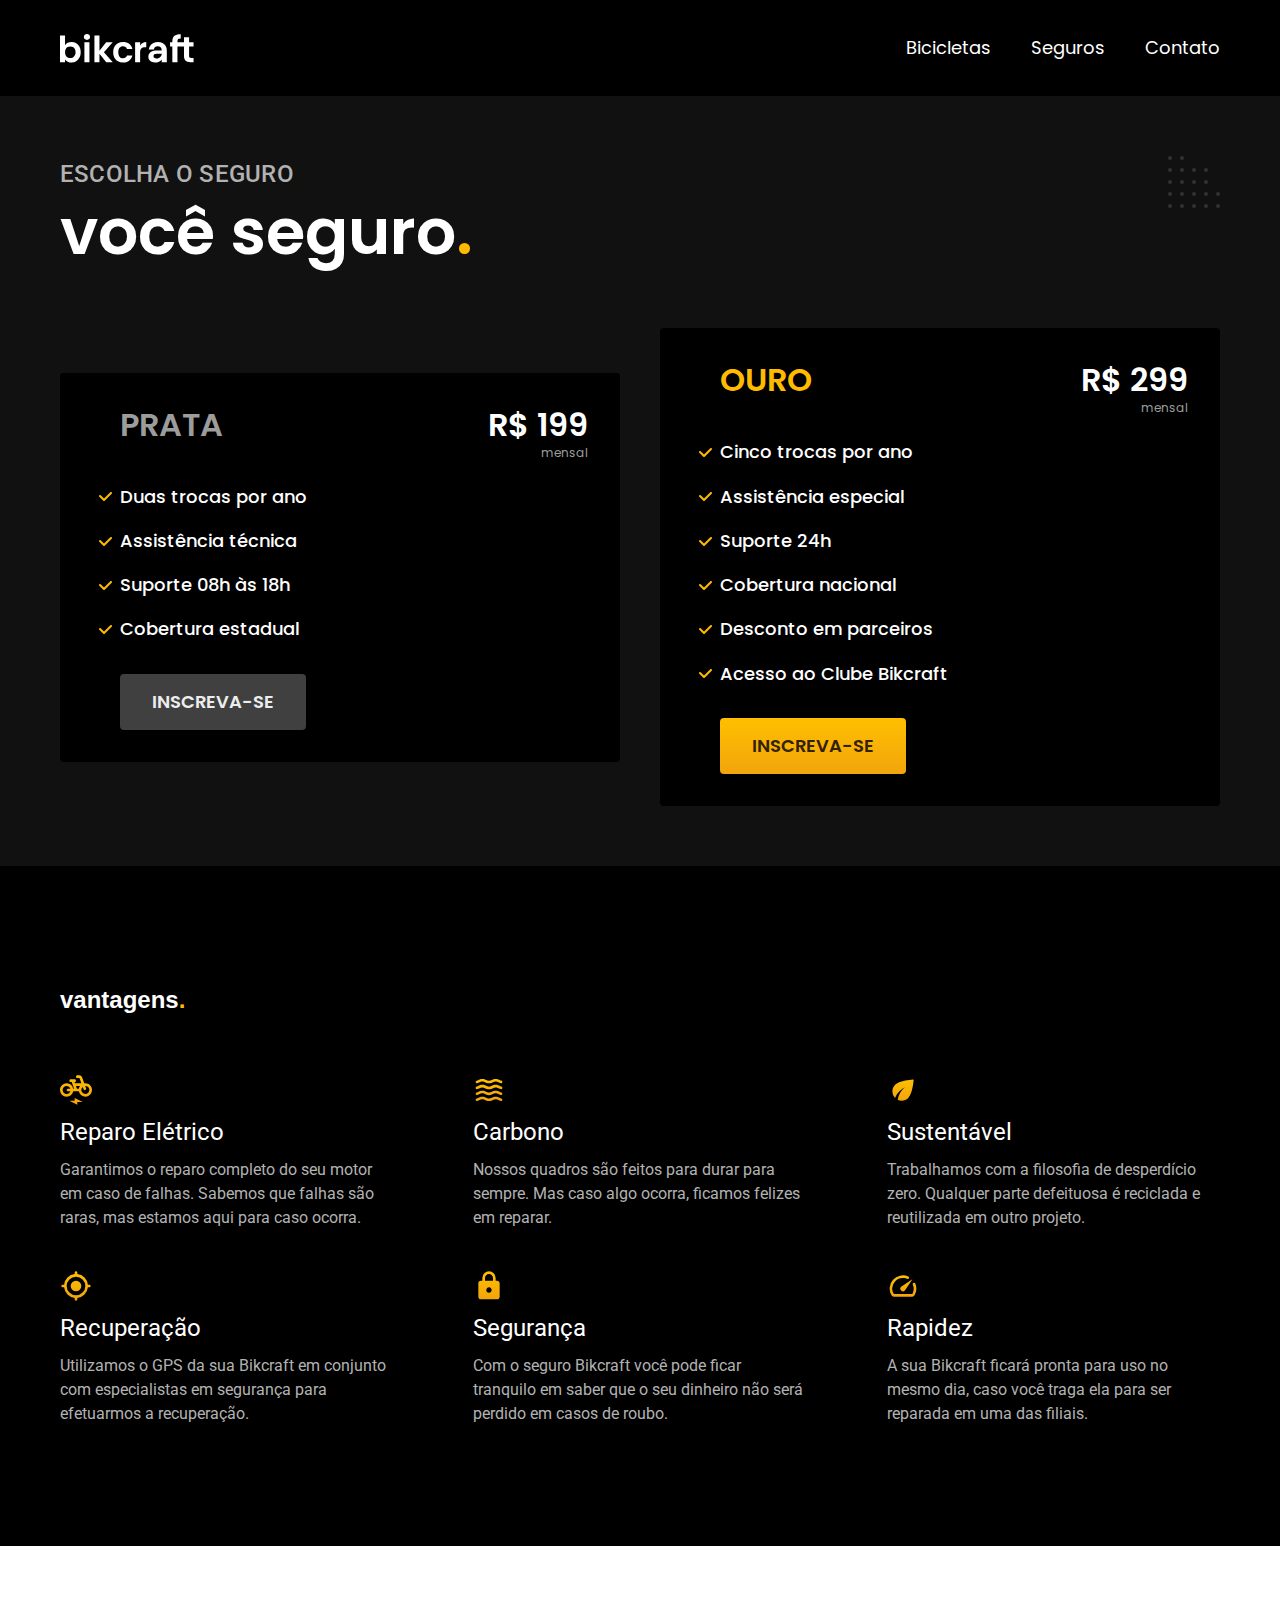
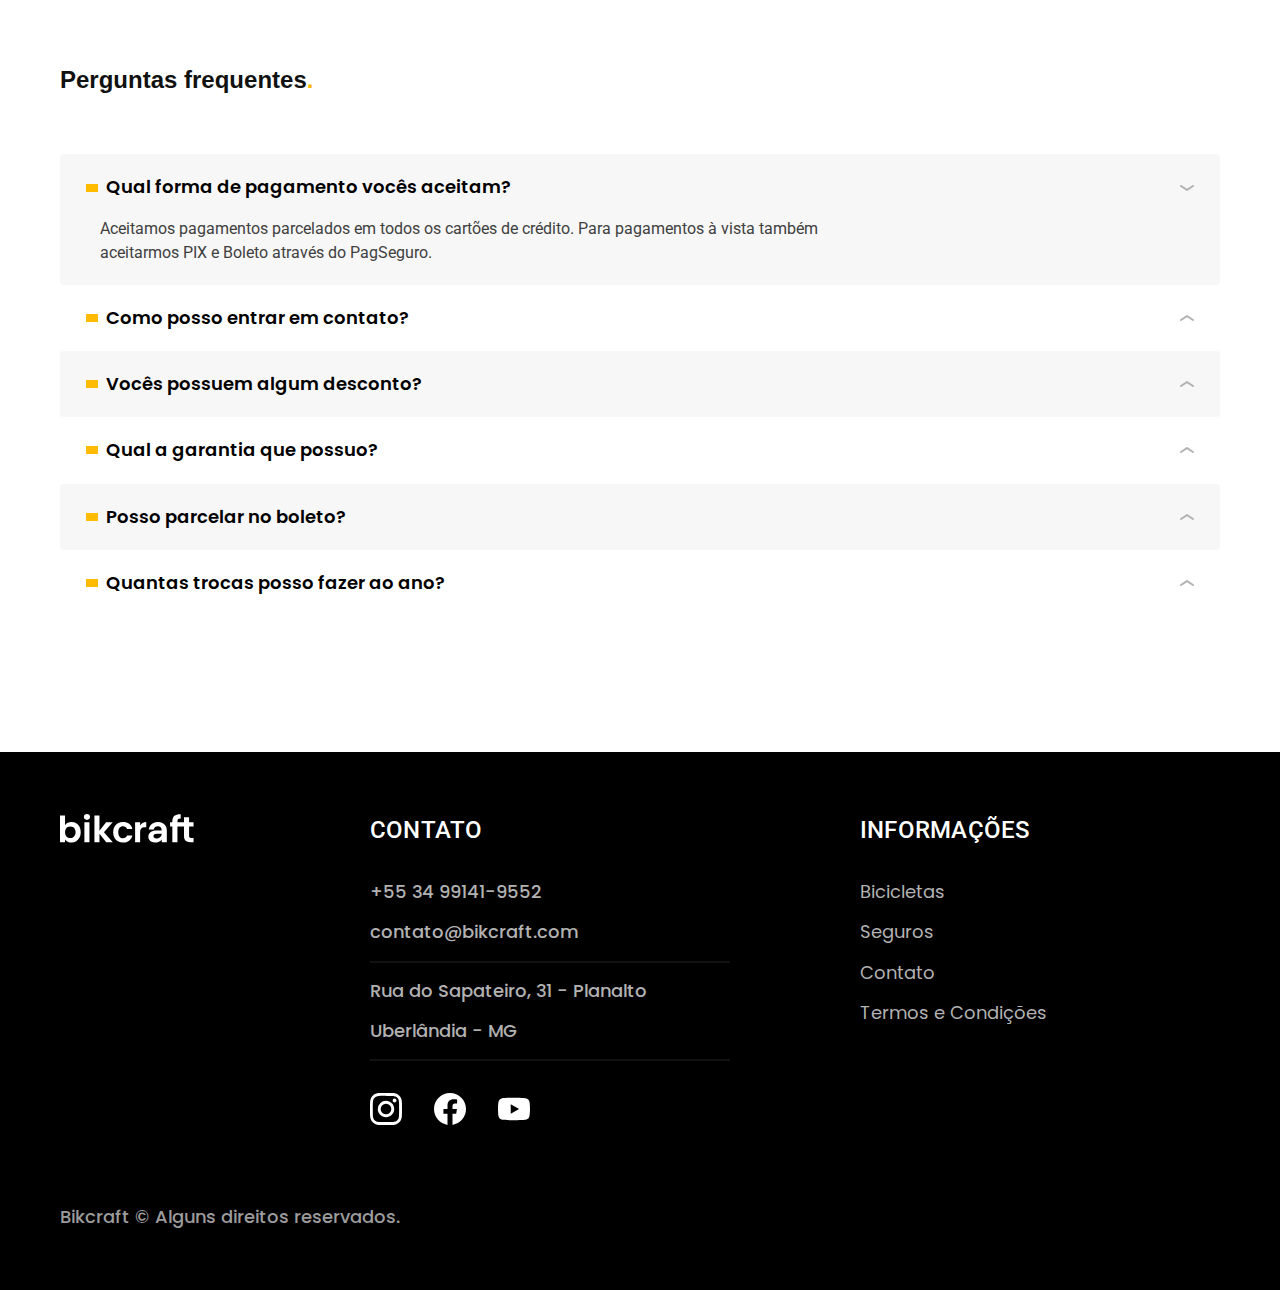
<file: seguros.html>
<!DOCTYPE html>
<html lang="pt-br">

<head>
<meta charset="UTF-8">
<meta name="viewport" content="width=device-width, initial-scale=1.0">   
<title>Seguros | Bikcraft</title>
<meta name="description" content="Termos e Condições.">

<link rel="icon" href="./img/icones/eletrica.svg" type="image/svg+xml">
<link rel="preload" href="style.css" as="atyle">
<link rel="stylesheet" href="style.css">
<link rel="stylesheet" href="global.css">
<link rel="stylesheet" href="header.css">
<link rel="stylesheet" href="introducao.css">
<link rel="stylesheet" href="componentes.css">
<link rel="stylesheet" href="tipografia.css">
<link rel="stylesheet" href="cores.css">
<link rel="stylesheet" href="bicicletas-lista.css">
<link rel="stylesheet" href="tecnologia.css">
<link rel="stylesheet" href="parceiros.css">
<link rel="stylesheet" href="depoimento.css">
<link rel="stylesheet" href="seguros.css">
<link rel="stylesheet" href="footer.css">
<link rel="stylesheet" href="termos.css">
<link rel="stylesheet" href="bicicletas.css">
<link rel="stylesheet" href="vantagens.css">
<link rel="stylesheet" href="perguntas.css">

<link rel="preconnect" href="https://fonts.googleapis.com">
<link rel="preconnect" href="https://fonts.gstatic.com" crossorigin>
<link href="https://fonts.googleapis.com/css2?family=Fira+Sans:wght@400;700&family=Merriweather:ital,wght@1,900&family=Poppins:wght@400;600&family=Roboto:wght@400;500&display=swap" rel="stylesheet"> 

<script>documento.documentoElement.classList.add('js');</script>
</head>
<body id="seguros">
<header class="header-bg">
<div class="header container">
<a href="./">
<img src="./img/bikcraft.svg" alt="Bikcraft">
</a>       

<nav aria-label="primaria">
<ul class="header-menu font-1-m cor-0">
<li><a href="./bicicletas.html">Bicicletas</a></li>
<li><a href="./seguros.html">Seguros</a></li>
<li><a href="./contato.html">Contato</a></li>      
</ul>
</nav>
</div> 
</header>

<main class="seguros-bg">
<div class="titulo-bg">
<div class="titulo container">
<p class="font-2-l-b cor-5">Escolha o seguro</p>
<h1 class="font-1-xxl cor-0">você seguro<span class="cor-p1">.</span></h1>    
</div>    
</div>


<div class="seguros container">

<div class="seguros-item fadeInLeft" data-anime="200">
<h3 class="font-1-xl cor-6">PRATA</h3>
<span class="font-1-xl cor-0">R$ 199 <span class="font-1-xs cor-6">mensal</span></span>
<ul class="font-2-m cor-0">
<li>Duas trocas por ano</li> 
<li>Assistência técnica</li>
<li>Suporte 08h às 18h</li>
<li>Cobertura estadual</li>    
</ul>  
<a class="botao secundario" href="./orcamento.html">Inscreva-se</a>  
</div>

<div class="seguros-item fadeInRight" data-anime="400">
<h3 class="font-1-xl cor-p1">OURO</h3>
<span class="font-1-xl cor-0">R$ 299 <span class="font-1-xs cor-6">mensal</span></span>
<ul class="font-2-m cor-0">
<li>Cinco trocas por ano</li> 
<li>Assistência especial</li>
<li>Suporte 24h</li>
<li>Cobertura nacional</li>
<li>Desconto em parceiros</li>
<li>Acesso ao Clube Bikcraft</li>    
</ul>  
<a class="botao" href="./orcamento.html">Inscreva-se</a>  
</div>
</div>   
</main>

<article class="vantagens-bg">
<div class="vantagens container">
<h2 class="font-1-xx1 cor-0">vantagens<span class="cor-p1">.</span></h2>
<ul>
<li>
<img src="./img/icones/eletrica.svg" alt="">
<h3 class="font-1-l cor-0">Reparo Elétrico</h3>
<p class="font-2-s cor-5">Garantimos o reparo completo do seu motor em caso de falhas. Sabemos que falhas são raras, mas estamos aqui para caso ocorra.</p>   
</li>
<li>
<img src="./img/icones/carbono.svg" alt="">
<h3 class="font-1-l cor-0">Carbono</h3>
<p class="font-2-s cor-5">Nossos quadros são feitos para durar para sempre. Mas caso algo ocorra, ficamos felizes em reparar.</p>   
</li>
<li>
<img src="./img/icones/sustentavel.svg" alt="">
<h3 class="font-1-l cor-0">Sustentável</h3>
<p class="font-2-s cor-5">Trabalhamos com a filosofia de desperdício zero. Qualquer parte defeituosa é reciclada e reutilizada em outro projeto.</p>   
</li>   
<li>
<img src="./img/icones/rastreador.svg" alt="">
<h3 class="font-1-l cor-0">Recuperação</h3>
<p class="font-2-s cor-5">Utilizamos o GPS da sua Bikcraft em conjunto com especialistas em segurança para efetuarmos a recuperação.</p>   
</li>   
<li>
<img src="./img/icones/seguro.svg" alt="">
<h3 class="font-1-l cor-0">Segurança</h3>
<p class="font-2-s cor-5">Com o seguro Bikcraft você pode ficar tranquilo em saber que o seu dinheiro não será perdido em casos de roubo.</p>   
</li>   
<li>
<img src="./img/icones/velocidade.svg" alt="">
<h3 class="font-1-l cor-0">Rapidez</h3>
<p class="font-2-s cor-5">A sua Bikcraft ficará pronta para uso no mesmo dia, caso você traga ela para ser reparada em uma das filiais.</p>   
</li>          
</ul>    
</div>    
</article>

<article class="perguntas container">
<h2 class="font-1-xx1">Perguntas frequentes<span class="cor-p1">.</span></h2>

<dl>
<div>    
<dt><button class="font-1-m-b" aria-controls="pergunta1" aria-expanded="true">Qual forma de pagamento vocês aceitam?</button></dt>
<dd id="pergunta1" class="font-2-s cor-9 ativa">Aceitamos pagamentos parcelados em todos os cartões de crédito. Para pagamentos à vista também aceitarmos PIX e Boleto através do PagSeguro.</dd>
</div>
<div>  
<dt><button class="font-1-m-b" aria-controls="pergunta2" aria-expanded="false">Como posso entrar em contato?</button></dt>
<dd id="pergunta2" class="font-2-s cor-9">Aceitamos pagamentos parcelados em todos os cartões de crédito. Para pagamentos à vista também aceitarmos PIX e Boleto através do PagSeguro.</dd>
</div>
<div>  
<dt><button class="font-1-m-b" aria-controls="pergunta3" aria-expanded="false">Vocês possuem algum desconto?</button></dt>
<dd id="pergunta3" class="font-2-s cor-9">Aceitamos pagamentos parcelados em todos os cartões de crédito. Para pagamentos à vista também aceitarmos PIX e Boleto através do PagSeguro.</dd>
</div>
<div>  
<dt><button class="font-1-m-b" aria-controls="pergunta4" aria-expanded="false">Qual a garantia que possuo?</button></dt>
<dd id="pergunta4" class="font-2-s cor-9">Aceitamos pagamentos parcelados em todos os cartões de crédito. Para pagamentos à vista também aceitarmos PIX e Boleto através do PagSeguro.</dd>
</div>
<div>  
<dt><button class="font-1-m-b" aria-controls="pergunta5" aria-expanded="false">Posso parcelar no boleto?</button></dt>
<dd id="pergunta5" class="font-2-s cor-9">Aceitamos pagamentos parcelados em todos os cartões de crédito. Para pagamentos à vista também aceitarmos PIX e Boleto através do PagSeguro.</dd>
</div>
<div>  
<dt><button class="font-1-m-b" aria-controls="pergunta6" aria-expanded="false">Quantas trocas posso fazer ao ano?</button></dt>
<dd id="pergunta6" class="font-2-s cor-9">Aceitamos pagamentos parcelados em todos os cartões de crédito. Para pagamentos à vista também aceitarmos PIX e Boleto através do PagSeguro.</dd>
</div>    
</dl>
</article>

<footer class="footer-bg">
<div class="footer container">
<img src="./img/bikcraft.svg" alt="Bikcraft">
<div class="footer-contato">
<h3 class="font-2-l-b cor-0">Contato</h3>
<ul class="font-2-m cor-5">
<li><a href="tel:+5534991419552">+55 34 99141-9552</a></li>
<li><a href="mailto:contato@bikcraft.com">contato@bikcraft.com</a></li>
<li>Rua do Sapateiro, 31 - Planalto</li>
<li>Uberlândia - MG</li>
</ul>
<div class="footer-redes">
<a href="./">
<img src="./img/redes/instagram.svg" alt="Instagram">    
</a>
<a href="./">
<img src="./img/redes/facebook.svg" alt="Facebook">    
</a>
<a href="./">
<img src="./img/redes/youtube.svg" alt="Youtube">    
</a>
</div>    
</div>
<div class="footer-informacoes">
<h3 class="font-2-l-b cor-0">Informações</h3>
<nav>
<ul class="font-1-m cor-5">
<li><a href="./bicicletas.html">Bicicletas</a></li>
<li><a href="./seguros.html">Seguros</a></li>
<li><a href="./contato.html">Contato</a></li>
<li><a href="./termos.html">Termos e Condições</a></li>     
</ul>    
</nav>
</div>
<p class="footer-copy font-2-m cor-6">Bikcraft © Alguns direitos reservados.</p>
</div>
</footer>

<script src="plugins/simple-anime.js"></script>
<script src="script.js"></script> 
</body>
</html>
</file>
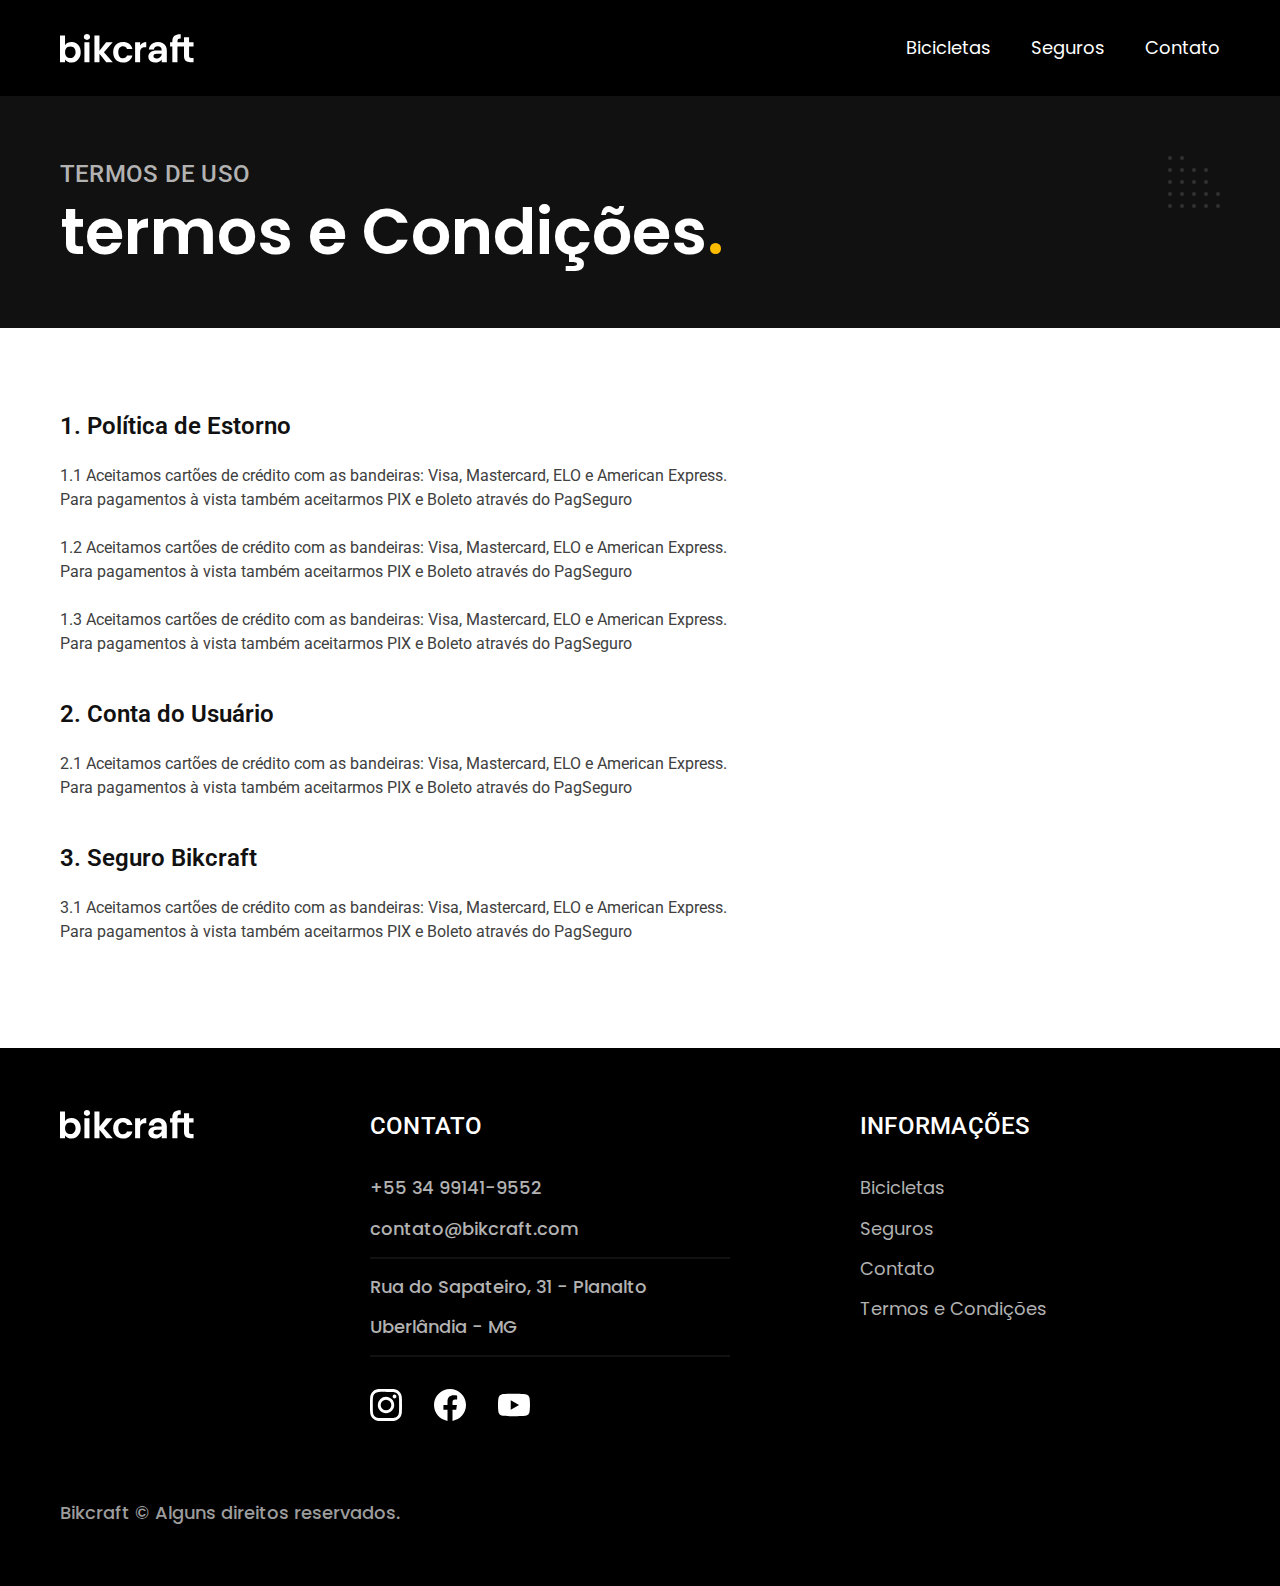
<file: termos.html>
<!DOCTYPE html>
<html lang="pt-br">

<head>
<meta charset="UTF-8">
<meta name="viewport" content="width=device-width, initial-scale=1.0">   
<title>Termos e Condições | Bikcraft</title>
<meta name="description" content="Termos e Condições.">

<link rel="icon" href="./img/icones/eletrica.svg" type="image/svg+xml">
<link rel="preload" href="style.css" as="atyle">
<link rel="stylesheet" href="style.css">
<link rel="stylesheet" href="global.css">
<link rel="stylesheet" href="header.css">
<link rel="stylesheet" href="introducao.css">
<link rel="stylesheet" href="componentes.css">
<link rel="stylesheet" href="tipografia.css">
<link rel="stylesheet" href="cores.css">
<link rel="stylesheet" href="bicicletas-lista.css">
<link rel="stylesheet" href="tecnologia.css">
<link rel="stylesheet" href="parceiros.css">
<link rel="stylesheet" href="depoimento.css">
<link rel="stylesheet" href="seguros.css">
<link rel="stylesheet" href="footer.css">
<link rel="stylesheet" href="termos.css">
<link rel="stylesheet" href="bicicletas.css">
<link rel="stylesheet" href="vantagens.css">
<link rel="stylesheet" href="perguntas.css">

<link rel="preconnect" href="https://fonts.googleapis.com">
<link rel="preconnect" href="https://fonts.gstatic.com" crossorigin>
<link href="https://fonts.googleapis.com/css2?family=Fira+Sans:wght@400;700&family=Merriweather:ital,wght@1,900&family=Poppins:wght@400;600&family=Roboto:wght@400;500&display=swap" rel="stylesheet">

<script>documento.documentoElement.classList.add('js');</script>
</head>
<body id="termos">
<header class="header-bg">
<div class="header container">
<a href="./">
<img src="./img/bikcraft.svg" alt="Bikcraft">
</a>       

<nav aria-label="primaria">
<ul class="header-menu font-1-m cor-0">
<li><a href="./bicicletas.html">Bicicletas</a></li>
<li><a href="./seguros.html">Seguros</a></li>
<li><a href="./contato.html">Contato</a></li>      
</ul>
</nav>
</div> 
</header>

<main>
<div class="titulo-bg">
<div class="titulo container">
<p class="font-2-l-b cor-5">Termos de uso</p>
<h1 class="font-1-xxl cor-0">termos e Condições<span class="cor-p1">.</span></h1>    
</div>    
</div>

<div class="termos font-2-s cor-9 container">
<h2 class="font-1-l cor-11">1. Política de Estorno</h2>
<p>1.1 Aceitamos cartões de crédito com as bandeiras: Visa, Mastercard, ELO e American Express. Para pagamentos à vista também aceitarmos PIX e Boleto através do PagSeguro</p>
<p>1.2 Aceitamos cartões de crédito com as bandeiras: Visa, Mastercard, ELO e American Express. Para pagamentos à vista também aceitarmos PIX e Boleto através do PagSeguro</p>
<p>1.3 Aceitamos cartões de crédito com as bandeiras: Visa, Mastercard, ELO e American Express. Para pagamentos à vista também aceitarmos PIX e Boleto através do PagSeguro</p>
<h2 class="font-1-l cor-11">2. Conta do Usuário</h2>
<p>2.1 Aceitamos cartões de crédito com as bandeiras: Visa, Mastercard, ELO e American Express. Para pagamentos à vista também aceitarmos PIX e Boleto através do PagSeguro</p>
<h2 class="font-1-l cor-11">3. Seguro Bikcraft</h2>
<p>3.1 Aceitamos cartões de crédito com as bandeiras: Visa, Mastercard, ELO e American Express. Para pagamentos à vista também aceitarmos PIX e Boleto através do PagSeguro</p>
</div>
</main>

<footer class="footer-bg">
<div class="footer container">
<img src="./img/bikcraft.svg" alt="Bikcraft">
<div class="footer-contato">
<h3 class="font-2-l-b cor-0">Contato</h3>
<ul class="font-2-m cor-5">
<li><a href="tel:+5534991419552">+55 34 99141-9552</a></li>
<li><a href="mailto:contato@bikcraft.com">contato@bikcraft.com</a></li>
<li>Rua do Sapateiro, 31 - Planalto</li>
<li>Uberlândia - MG</li>
</ul>
<div class="footer-redes">
<a href="./">
<img src="./img/redes/instagram.svg" alt="Instagram">    
</a>
<a href="./">
<img src="./img/redes/facebook.svg" alt="Facebook">    
</a>
<a href="./">
<img src="./img/redes/youtube.svg" alt="Youtube">    
</a>
</div>    
</div>
<div class="footer-informacoes">
<h3 class="font-2-l-b cor-0">Informações</h3>
<nav>
<ul class="font-1-m cor-5">
<li><a href="./bicicletas.html">Bicicletas</a></li>
<li><a href="./seguros.html">Seguros</a></li>
<li><a href="./contato.html">Contato</a></li>
<li><a href="./termos.html">Termos e Condições</a></li>     
</ul>    
</nav>
</div>
<p class="footer-copy font-2-m cor-6">Bikcraft © Alguns direitos reservados.</p>
</div>
</footer>
<script src="script.js"></script> 
</body>
</html>
</file>
<file: style.css>
@import "./global.css";
@import "./tipografia.css";
@import "./header.css";
@import "./introducao.css";
@import "./componentes.css";
@import "./cores.css";
@import "./bicicletas-lista.css";
@import "./tecnologia.css";
@import "./parceiros.css";
@import "./depoimento.css";
@import "./seguros.css";
@import "./footer.css";
@import "./termos.css";
@import "./bicicletas.css";
@import "./vantagens.css";
@import "./perguntas.css";
@import "./bicicleta.css";
@import "./seguro.css";
@import "./lojas.css";
@import "./contato.css";
@import "./formulario.css";
@import "./orcamento.css";
@import "./animacao.css";
</file>
<file: global.css>
body {
    margin: 0px;
    font-family: Arial, Helvetica, sans-serif;
    color: #111111;
}

h1, h2, h3, h4, ul, p, blockquote, dd {
    margin: 0px;
}

ul {
    margin: 0px;
    padding: 0px;
    list-style: none;
}

a {
    text-decoration: none;
    color: inherit;
}

img {
    max-width: 100%;
    height: auto;
    display: block;
}

[src$=".jpg"] {
    border-radius: 4px;
}
</file>
<file: header.css>
.header-bg {
    background-color: var(--cor-12);
}

.header {
    display: flex;
    flex-wrap: wrap;
    gap: 20px;
    justify-content: space-between;
    align-items: center;
    padding-top: 20px;
    padding-bottom: 20px;
}

.header-menu {
    display: flex;
    flex-wrap: wrap;
    gap: 40px;
}

.header-menu a {
    display: inline-block;
    padding: 16px 0px;
    position: relative;
}

.header-menu a:after {
    content: "";
    display: block;
    height: 2px;
    width: 0px;
    background: var(--cor-0);
    margin-top: 4px;
    transition: 0.3s;
    position: absolute;
}

.header-menu a:hover::after,
.header-menu a.ativo::after {
    width: 100%;
}

@media (max-width: 800px) {
    .header-menu {
        gap: 20px;
    }
    .header-menu a {
        background: var(--cor-11);
        padding: 12px 16px;
        border-radius: 4px;
    }
}

.header-menu a:hover {
    background-color: var(--cor-10);
}

.header a:after {
    display: none;
}

@media (max-width: 600px) {
    .header-menu {
        gap: 12px;
    }
    .header-menu a {
        padding: 8px 12px;
        font-size: 14px;
    }
}
</file>
<file: introducao.css>
.introducao-bg {
    background: var(--cor-12) url("./img/dec/bottom-left.svg") no-repeat bottom 160px left 20px;
    box-shadow: inset 0 -120px var(--cor-0);
}

.introducao {
    display: grid;
    grid-template-columns: 1fr 1fr;
    gap: 0px 40px;
}

.introducao-conteudo {
    align-self: end;
    padding-bottom: 200px;
}

.introducao img {
    width: 100%;
    height: 100%;
    object-fit: cover;
    margin-bottom: 4px;
}

.introducao h1 {
    margin-bottom: 32px;
}

.introducao p {
    margin-bottom: 20px;
}

@media (max-width: 800px) {
    .introducao-bg {
        background: var(--cor-11);
        padding-top: 40px;
        box-shadow: inset 0 -60px #ffffff;
    }
    .introducao {
        grid-template-columns: 1fr;
        gap: 32px;
    }
    .introducao-conteudo {
        padding-bottom: 0px;
    }
    .introducao h1 {
        margin-bottom: 16px;
    }
    .introducao img {
        height: 300px;
        width: 100%;
    }
}
</file>
<file: componentes.css>
.container {
    box-sizing: border-box;
    max-width: 1200px;
    padding-left: 20px;
    padding-right: 20px;
    margin-left: auto;
    margin-right: auto;
}

.botao {
    display: inline-block;
    padding: 16px 32px;
    background: linear-gradient(#ffbf00 0%, #f2a50c);
    border-radius: 4px;
    box-shadow: 0 1px 2px rgba(0, 0, 0, 0.1);
    text-transform: uppercase;
    color: var(--cor-p5);
    font: 600 1.125rem/1.35 "Poppins", sans-serif;
    max-width: max-content;
    border: none;
    cursor: pointer;
}

.botao:hover {
    background: linear-gradient(#ffb60d, #e59317);
}

.botao.secundario {
    background: var(--cor-9);
    color: var(--cor-2);
}

.botao.secundario:hover {
    background: var(--cor-8);
}

.botao.seta {
    display: flex;
    align-items: center;
}

.botao.seta::after {
    content: "";
    display: inline-block;
    width: 18px;
    height: 10px;
    margin-left: 12px;
    background: url("./img/icones/seta.svg");
    transition: transform 0.2s;
}

.botao.seta:hover:after {
    transform: translateX(4px);
}

@media (max-width: 600px) {
    .botao {
        padding: 12px 16px;
        font-size: 1rem;
    }
}

.link {
    display: inline-block;
    color: var(--cor-p1);
    font: 500 1.5rem/1.5 "Poppins", sans-serif;
    text-transform: uppercase;
}

.link::after {
    content: "";
    display: block;
    width: 100%;
    height: 4px;
    background-color: currentColor;
}

.link:hover {
    color: var(--cor-0);
}

/* titulo interno */
.titulo-bg {
    padding-top: 60px;
    padding-bottom: 60px;
    background-color: var(--cor-11);
}

.titulo {
    background: url("./img/dec/top-right.svg") no-repeat top right 20px;
}

.titulo p {
    margin-bottom: 4px;
}

@media (max-width: 800px) {
    .titulo-bg {
        padding-top: 40px;
        padding-bottom: 40px;
    }
    .titulo p {
        font-size: 1rem;
        text-transform: lowercase;
        font-weight: 400;
    }
}
</file>
<file: tipografia.css>
.font-1-xs {
    font: 400 0.75rem/1.35 "Poppins", sans-serif;
}
.font-2-xs {
    font: 400 0.875rem/1.43 "Roboto", sans-serif;
}
.font-1-s {
    font: 400 1rem/1.5 "Poppins", sans-serif;
}
.font-2-s {
    font: 400 1rem/1.5 "Roboto", sans-serif;
}
.font-1-m, .font-1-m-b {
    font: 400 1.125rem/1.35 "Poppins", sans-serif;
}
.font-1-m-b {
    font-weight: 600;
}
.font-2-m {
    font: 500 1.125rem/1.35 "Poppins", sans-serif;
}
.font-1-l {
    font: 400 1.5rem/1.5 "Roboto", sans-serif;
} 
.font-2-l, .font-2-l-b {
    font: 400 1.5rem/1.5 "Roboto", sans-serif;
}
.font-2-l-b {
    font-weight: 500;
    letter-spacing: 0.015rem;
    text-transform: uppercase;
} 
.font-1-xl {
    font: 600 2rem/1.25 "Poppins", sans-serif;
}
.font-2-xl {
    font: 500 2rem/1.25 "Roboto", sans-serif;
}  

.font-1-xxl {
    font: 600 4rem/1.125 "Poppins", sans-serif;
}

@media (max-width: 1200px) {
    .font-1-xxl {
        font-size: 3rem;
    }
    .font-2-l, .font-2-l-b  {
        font-size: 1.125rem;
    }
}

@media (max-width: 800px) {
    .font-1-xxl {
        font-size: 2rem;
    }
    .font-1-xl, .font-2-xl {
        font-size: 1.5rem;
    }
}
</file>
<file: cores.css>
:root {
    --cor-0: #ffffff;
    --cor-1: #f7f7f7;
    --cor-2: #ededed;
    --cor-3: #dedede;
    --cor-4: #cccccc;
    --cor-5: #b2b2b2;
    --cor-6: #9c9c9c;
    --cor-7: #717171;
    --cor-8: #595959;
    --cor-9: #404040;
    --cor-10: #e2e2e2;
    --cor-11: #111111;
    --cor-12: #000000;

    --cor-p1: #ffbb00;
    --cor-p2: #e4a30b;
    --cor-p3: #a66f00;
    --cor-p4: #664400;
    --cor-p5: #332200;
}

.cor-0 {
    color: var(--cor-0);
}
.cor-1 {
    color: var(--cor-1);
}
.cor-2 {
    color: var(--cor-2);
}
.cor-3 {
    color: var(--cor-3);
}
.cor-4 {
    color: var(--cor-4);
}
.cor-5 {
    color: var(--cor-5);
}
.cor-6 {
    color: var(--cor-6);
}
.cor-7 {
    color: var(--cor-7);
}
.cor-8 {
    color: var(--cor-8);
}
.cor-9 {
    color: var(--cor-9);
}
.cor-10 {
    color: var(--cor-10);
}
.cor-11 {
    color: var(--cor-11);
}
.cor-12 {
    color: var(--cor-12);
}



.cor-p1 {
    color: var(--cor-p1);
}
.cor-p2 {
    color: var(--cor-p2);
}
.cor-p3 {
    color: var(--cor-p3);
}
.cor-p4 {
    color: var(--cor-p4);
}
.cor-p5 {
    color: var(--cor-p5);
}
</file>
<file: bicicletas-lista.css>
.bicicletas-lista {
   padding-top: 60px;
   padding-bottom: 120px;
}

.bicicletas-lista h2 {
   margin-bottom: 40px;
}

.bicicletas-lista ul {
    display: flex;
    gap: 40px;
    padding: 0 20px 20px 20px;
    max-width: 1400px;
    margin-left: auto;
    margin-right: auto;
    overflow-x: auto;
}

#bicicleta .bicicletas-lista ul {
   padding: 0px 0px 20px 0px;
}

.bicicletas-lista li {
   min-width: 280px;
}

.bicicletas-lista a {
   display: block;
}

.bicicletas-lista img {
   margin-bottom: 16px;
}

.bicicletas-lista h3 {
   margin-bottom: 8px;
   display: flex;
   align-items: center;
}

.bicicletas-lista h3::after {
   content: "";
   display: inline-block;
   height: 8px;
   width: 12px;
   margin-right: 8px;
   background-color: var(--cor-p1);
   transition: width 0.2s;
}

.bicicletas-lista a:hover h3::after {
   width: 24px;
}

.bicicletas-lista li span {
   padding-left: 20px;
}

@media (max-width: 800px) {
   .bicicletas-lista {
      padding-top: 60px;
   }
   .bicicletas-lista ul {
      gap: 20px;
   }  
}
</file>
<file: tecnologia.css>
.tecnologia-bg {
    background-color: var(--cor-11);
    box-shadow: inset 0 80px var(--cor-0), inset 0 -80px var(--cor-0);
}

.tecnologia {
    display: grid;
    grid-template-columns: 1fr 1fr;
    gap: 40px;
}

.tecnologia-imagem img {
    width: 100%;
    height: 100%;
    object-fit: cover;
    object-position: left;
}

.tecnologia-conteudo {
    padding-top: 160px;
    padding-bottom: 160px;
}

.tecnologia-conteudo > span {
    display: block;
    margin-bottom: 20px;
}

.tecnologia-conteudo h2 {
    margin-bottom: 32px;
}

.tecnologia-conteudo > p {
    margin-bottom: 20px;
}

.tecnologia a {
    margin-bottom: 80px;
}

.tecnologia-vantagens {
    display: flex;
    gap: 40px;
}

.tecnologia-vantagens h3 {
    margin-bottom: 8px;
    width: max-content;
}

.tecnologia-vantagens img {
    width: 24px;
    margin-bottom: 8px;
}

@media (max-width: 800px) {
    .tecnologia-bg {
        box-shadow: initial;
    }
    .tecnologia {
        grid-template-columns: 1fr;
    }
    .tecnologia-conteudo {
        padding-top: 60px;
        padding-bottom: 60px;
    }
    .tecnologia-imagem {
        display: none;
    }
    .tecnologia a {
        margin-bottom: 60px;
    }
}

@media (max-width: 600px) {
    .tecnologia-vantagens {
        flex-direction: column;
    }
}
</file>
<file: parceiros.css>
.parceiros {
    padding-top: 60px;
    padding-bottom: 120px;
}

.parceiros h2 {
    margin-bottom: 60px;
}

.parceiros ul {
    padding: 0 20px;
    max-width: 1400px;
    display: grid;
    grid-template-columns: repeat(4, 1fr);
    margin: 0 auto;
}

.parceiros li {
    display: flex;
    padding: 32px;
    border-left: 2px solid var(--cor-2);
}

.parceiros img {
    margin: auto;
}

.parceiros li:first-child,
.parceiros li:nth-child(5) {
    border-left: none;
}

.parceiros li:nth-child(n+5) {
    border-top: 2px solid var(--cor-2);
}

@media (max-width: 800px) {
    .parceiros {
        padding-bottom: 60px;
    }
    .parceiros li {
        padding: 20px;
    }    
    .parceiros h2 {
        margin-bottom: 20px;
    }
    .parceiros ul {
        grid-template-columns: repeat(2. 1fr);
    }
    .parceiros li:nth-child(n + 3) {
        border-top: 2px solid var(--cor-2);
    }
    .parceiros li:nth-child(odd) {
        border-left: none;
    }
}
</file>
<file: depoimento.css>
.depoimento {
    display: grid;
    grid-template-columns: 1fr 1fr;
    background-color: var(--cor-p1);
    overflow: hidden;
}

.depoimento img {
    width: 100%;
    height: 100%;
    object-fit: cover;
    border-radius: 0px;
}

.depoimento-conteudo {
    padding: 40px 40px 80px 80px;
    align-self: end;
    background: url("./img/dec/bottom-right-p.svg") no-repeat bottom 40px right 40px;
}

.depoimento-conteudo p {
    max-width: 32ch;
    font-family: "Merriweather", serif;
    font-style: italic;
    font-weight: 900;
    margin-bottom: 32px;
    position: relative;
}

.depoimento p::before,
.depoimento p::after {
    font-size: 5rem;
    color: var(--cor-p2);
    position: absolute;  
}

.depoimento p::before {
    content: "“";
    left: -50px;
    top: -20px;
}

.depoimento p::after {
    content: "”";
}

@media (min-width: 1200px) {
    .depoimento img {
        max-height: 520px;
    }
}

@media (max-width: 800px) {
    .depoimento {
        grid-template-columns: 1fr;
        text-align: center;
    }

    .depoimento img {
        max-height: 200px;
    }

    .depoimento-conteudo {
        padding: 40px 20px;
        margin: auto;
    }
}
</file>
<file: seguros.css>
.seguros-bg {
    background: var(--cor-11);
}

.seguros {
    padding-top: 60px;
    padding-bottom: 60px;
    display: grid;
    grid-template-columns: 1fr 1fr;
    gap: 40px;
    align-items: center;
}

#seguros .seguros {
    padding-top: 0px;
}

.seguros h2 {
    grid-column: 1/-1;
}

.seguros-item {
    background-color: var(--cor-12);
    padding: 32px 32px 32px 60px;
    display: grid;
    grid-template-columns: 1fr auto;
    border-radius: 4px;
}

.seguros-item h3 {
    margin-bottom: 40px;
}

.seguros-item span {
    grid-column: 2;
    display: block;
    text-align: right;
}

.seguros-item ul {
    grid-column: 1/-1;
    margin-bottom: 32px;
}

.seguros-item li {
    display: flex;
    align-items: center;
    position: relative;
}

.seguros-item li + li {
    margin-top: 20px;
}

.seguros-item li::before {
    content: "";
    display: inline-block;
    width: 13px;
    height: 9px;
    background-image: url("./img/icones/lista.svg");
    position: absolute;
    left: -21px;
}

.seguros-item a {
    grid-column: 1/-1;
}

@media (max-width: 800px) {
    .seguros {
        grid-template-columns: 1fr;
    }
}
</file>
<file: footer.css>
.footer-bg {
    background-color: var(--cor-12);
}

.footer {
    display: grid;
    grid-template-columns: 3fr 5fr 4fr;
    gap: 40px;
    padding-top: 60px;
    padding-bottom: 60px;
}

.footer h3 {
    margin-bottom: 32px;
}

.footer-contato ul {
    margin-bottom: 32px;
}

.footer-contato li:nth-child(even):after {
    content: "";
    display: block;
    max-width: 360px;
    height: 2px;
    background: var(--cor-11);
    margin-top: 16px;
}

.footer li {
    margin-bottom: 16px;
}

.footer-redes {
    display: flex;
    gap: 32px;
}

.footer a:hover {
    color: var(--cor-0);
}

.footer-copy {
    grid-column: 1/-1;
    margin-top: 40px;
}

@media (max-width: 800px) {
    .footer > img {
        display: none;
    }
    .footer {
        grid-template-columns: 1fr 1fr;
    }
}

@media (max-width: 600px) {
    .footer {
        grid-template-columns: 1fr;
        gap: 60px;
    }
    .footer-copy {
        margin-top: 0px;
    }
}
</file>
<file: termos.css>
.termos {
    padding-top: 80px;
    padding-bottom: 80px;
}

.termos h2 {
    font-weight: 600;
    margin-bottom: 20px;
}

.termos p + h2 {
    margin-top: 40px;
}

.termos p {
    max-width: 75ch;
    margin-bottom: 24px;
}
</file>
<file: bicicletas.css>
.bicicletas-bg {
    background: linear-gradient(to right, var(--cor-0) 30%, var(--cor-11) 0%);
}

.bicicletas {
    display: grid;
    grid-template-columns: 1fr 1fr;
    gap: 40px;
    padding-top: 60px;
    padding-bottom: 60px;
    background: url("./img/dec/top-right.svg") no-repeat top 40px right 20px;
}

.bicicletas-imagem {
    display: grid;
}

.bicicletas-imagem img {
    grid-area: 1/1;
}

.bicicletas-imagem span {
    grid-area: 1/1;
    place-self: start end;
    margin-top: 20px;
    background: var(--cor-12);
    display: inline-block;
    padding: 8px 16px 8px 8px;
    border-radius: 4px 0 0 4px;
}

.bicicletas-conteudo {
    display: grid;
    grid-template-columns: 1fr auto;
    align-content: start;
}

.bicicletas h2,
.bicicletas p {
    grid-column: 1/-1;
}

.bicicletas h2 {
    margin-bottom: 20px;
}

.bicicletas h2::before {
    content: "";
    display: block;
    width: 12px;
    height: 8px;
    background-color: var(--cor-p1);
    margin-bottom: 8px;
}

.bicicletas p {
    margin-bottom: 32px;
}

.bicicletas a {
    place-self: end;
}

.bicicletas li {
    display: flex;
    align-items: center;
}

.bicicletas ul {
    display: grid;
    gap: 16px;
}

.bicicletas-conteudo img {
    width: 24px;
    margin-right: 8px;
}

@media (max-width: 800px) {
    .bicicletas-bg {
        background: var(--cor-11);
    }
    .bicicletas {
        grid-template-columns: 1fr;
        gap: 20px;
        padding-top: 40px;
        padding-bottom: 40px;
    }
}

@media (max-width: 600px) {
    .bicicletas-conteudo {
        grid-template-columns: 1fr;
    }
    .bicicletas ul {
        font-size: 1rem;
        grid-template-columns: 1fr 1fr;
        margin-bottom: 32px;
    }
    .bicicletas a {
        place-self: start;
    }
}
</file>
<file: vantagens.css>
.vantagens-bg {
    background-color: var(--cor-12);
}

.vantagens {
    padding-top: 120px;
    padding-bottom: 120px;
}

.vantagens h2 {
    margin-bottom: 60px;
}

.vantagens ul {
    display: grid;
    grid-template-columns: repeat(auto-fit, minmax(280px, max-content));
    gap: 40px 80px;
}

.vantagens h3, 
.vantagens img {
    margin-bottom: 8px;
}

@media (max-width: 800px) {
    .vantagens {
        padding-top: 60px;
        padding-bottom: 60px;
    }
    .vantagens h2 {
        margin-bottom: 40px;
    }
    .vantagens ul {
        gap: 20px;
    }
}
</file>
<file: perguntas.css>
.perguntas {
    padding-top: 120px;
    padding-bottom: 120px;
}

.perguntas h2 {
    margin-bottom: 60px;
}

.perguntas dl > div {
    padding: 20px;
    border-radius: 4px;
}

.perguntas dl > div:nth-child(odd) {
    background-color: var(--cor-1);
}

.perguntas button {
    display: grid;
    grid-template-columns: auto 1fr auto;
    align-items: center;
    gap: 8px;
    cursor: pointer;
    border: none;
    background: none;
    width: 100%;
    text-align: left;
}

.perguntas button::before {
    content: "";
    display: inline-block;
    width: 12px;
    height: 8px;
    background-color: var(--cor-p1);
}

.perguntas button::after {
    content: "";
    display: inline-block;
    width: 14px;
    height: 6px;
    background: url("./img/icones/seta-abrir.svg");
    transition: 0.3s;
}

.perguntas button:hover::after,
.perguntas button[aria-expanded="true"]::after {
    transform: rotate(180deg);
}

.perguntas dd {
    display: none;
}

.perguntas dd.ativa {
    display: block;
}

.perguntas dd {
    padding-left: 20px;
    padding-top: 16px;
    max-width: 80ch;
}

@media (max-width: 800px) {
    .perguntas {
        padding-top: 60px;
        padding-bottom: 60px;
    }
    .perguntas h2 {
        margin-bottom: 40px;
    }
}
</file>
<file: animacao.css>
.fadeInDown {
    transform: translate3d(0, -20px, 0);
}
.fadeInUp {
    transform: translate3d(0, 20px, 0);
}
.fadeInRight {
    transform: translate3d(20px, 0, 0);
}
.fadeInLeft {
    transform: translate3d(-20px, 0, 0);
}

[data-anime] {
    opacity: 0;
}

.anime {
    opacity: 1;
    transform: none;
    transition: transform 0.8s, opacity 0.8s;
}
</file>
<file: contato.css>
#contato {
    background: linear-gradient(var(--cor-11) 600px, var(--cor-1) 0px);
}

.contato {
    display: grid;
    grid-template-columns: 5fr 7fr;
}

.contato-dados,
.contato-formulario {
    padding: 60px;
    box-shadow: 0 1px 2px rgb(0, 0, 0, 0.1);
    margin-bottom: 200px;
}

.contato-dados {
    border-radius: 5px 0 0 5px;
    background: var(--cor-12) url("./img/dec/bottom-left.svg") no-repeat bottom 20px left 20px;
}

.contato-formulario {
    border-radius: 0 5px 5px 0;
    background: var(--cor-0) url("./img/dec/bottom-right.svg") no-repeat bottom 20px right 20px;
}

.contato-dados h2 {
    margin-bottom: 60px;
}

.contato-endereco {
    margin-bottom: 32px;
    padding-left: 28px;
    background: url("./img/icones/local.svg") no-repeat 0px 2px;
}

.contato-endereco p {
    margin-bottom: 8px;
}

.contato-meios a {
    display: block;
    max-width: max-content;
    margin-bottom: 8px;
    padding-left: 28px;
}

.contato-meios a:hover {
    color: var(--cor-0);
}

.contato-meios a:first-child {
    background: url("./img/icones/email.svg") no-repeat 0px 2px;
}

.contato-meios a:nth-child(2) {
    margin-bottom: 32px;
}

.contato-meios a:nth-child(3) {
    background: url("./img/icones/telefone.svg") no-repeat 0px 2px;
    margin-bottom: 60px;
}

.contato-redes {
    display: flex;
    gap: 32px;
    padding-left: 28px;
}

@media (max-width: 800px) {
    .contato {
        grid-template-columns: 1fr;
    }
    .contato-dados,
    .contato-formulario {
        padding: 20px;
    }
    .contato-dados {
        border-radius: 5px 5px 0 0;
        background: var(--cor-12);
    }
    .contato-dados {
        border-radius: 0 0 5px 5px;
    }
    .contato-dados h2,  
    .contato-meios a:nth-child(3) {
        margin-bottom: 32px;
    }
    .contato-redes {
        margin-bottom: 12px;
    }
}
</file>
<file: lojas.css>
.lojas {
    display: grid;
    grid-template-columns: 1fr 1fr;
    gap: 0 40px;
    padding-top: 120px;
    padding-bottom: 120px;
}

.lojas h2 {
    grid-column: 1/-1;
    margin-bottom: 60px;
}

.lojas img {
    border-radius: 4px 4px 0 0;
}

.lojas-item {
    border-radius: 4px;
    background: var(--cor-0);
    box-shadow: 0 1px 2px rgba(0, 0, 0, 0.1);
}

.lojas-conteudo {
    display: grid;
    grid-template-columns: 1fr 1fr;
    gap: 32px 16px;
    padding: 32px;
}

.lojas-conteudo h3,
.lojas-tempo {
    grid-columns: 1/-1;
}

.lojas-dados {
    display: grid;
    gap: 8px;
    border-left: 2px solid var(--cor-2);
    padding-left: 12px;
}

.lojas-tempo {
    display: flex;
    align-items: center;
    gap: 8px;
}

@media (max-width: 800px) {
    .lojas {
        gap: 20px;
        padding-top: 60px;
        padding-bottom: 60px;
    }
    .lojas h2 {
        margin-bottom: 32px;
    }
    .lojas-conteudo {
        grid-template-columns: 1fr;
    }
}

@media (max-width: 600px) {
    .lojas {
        grid-template-columns: 1fr;
    }
}
</file>
<file: formulario.css>
.form {
    display: grid;
    grid-template-columns: 1fr 1fr;
    gap: 20px;
}

.form label {
    display: block;
    font: 400 1rem/1.5 "Poppins", sans-serif;
    margin-bottom: 4px;
}

.form .col-2 {
    grid-column: span 2;
}

.form input[type="text"],
.form input[type="email"],
.form textarea {
    font: 400 1rem/1.5 "Roboto", sans-serif;
    background: var(--cor-1);
    border: 1px solid var(--cor-2);
    padding: 12px;
    border-radius: 4px;
    width: 100%;
    box-sizing: border-box;
}

.form input[type="text"]:focus,
.form input[type="email"]:focus,
.form textarea:focus {
    outline: none;
    border-color: var(--cor-p1);
    background: var(--cor-0);
    box-shadow: 0 0 0 2px #fea;
}

@media (max-width: 600px) {
    .form {
        grid-template-columns: 1fr;
    }
    .form .col-2 {
        grid-column: 1;
    }
}
</file>
<file: orcamento.css>
#orcamento {
    background: linear-gradient(var(--cor-11) 600px, var(--cor-1) 0px);
}

.orcamento {
    display: grid;
    grid-template-columns: 5fr 7fr;
    padding-bottom: 120px;
}

.orcamento {
    text-transform: uppercase;
}

.orcamento h2 {
    text-transform: uppercase;
    position: relative;
    display: flex;
    align-items: center;
}

.orcamento h2::before{
    content: "";
    display: inline-block;
    width: 4px;
    height: 8px;
    background-color: var(--cor-p1);
    position: absolute;
    left: -12px;
}

.orcamento-produto,
.orcamento-dados {
    padding: 60px;
    box-shadow: 0 1px 2px rgba(0, 0, 0, 0.1);
}

.orcamento-produto {
    border-radius: 5px 0 0 5px;
    background: var(--cor-12) url("./img/dec/bottom-right.svg") no-repeat bottom 20px right 20px;;
    display: grid;
    grid-template-columns: 1fr 1fr;
    gap: 20px;
    align-content: start;
}

.orcamento-produto > * {
    grid-column: 1/-1;
}

.orcamento-produto > label {
    grid-column: initial;
}

.orcamento-produto label {
    font: 400 1rem/1.5 "Poppins", sans-serif;
    color: var(--cor-4);
    background-color: var(--cor-9);
    padding: 12px 16px;
    border-radius: 4px;
    cursor: pointer;
    display: grid;
    grid-template-columns: auto 1fr auto;
    align-items: center;
    border: 1px solid var(--cor-9);
}

.orcamento-produto input:checked + label {
    background: var(--cor-0);
    color: var(--cor-11);
}

.orcamento-produto label::before {
    content: "";
    display: inline-block;
    box-sizing: border-box;
    width: 12px;
    height: 12px;
    border: 1px solid var(--cor-6);
    border-radius: 50%;
    margin-right: 8px;
}

.orcamento-produto input:checked + label::before {
    border-color: var(--cor-7);
    box-shadow: inset 0 0 0 3px var(--cor-0), inset 0 0 0 6px var(--cor-7);
}

.orcamento-produto label:hover {
    background-color: var(--cor-8);
    border-color: var(--cor-8);
}

.orcamento-produto input:focus + label {
    box-shadow: 0 0 0 2px var(--cor-p1);
    border-color:  var(--cor-12);
}

.orcamento-produto label span {
    display: none;
}

.orcamento-produto input:checked + label span {
    display: inline-block;
}

.orcamento-produto input {
    opacity: 0;
    position: absolute;
    pointer-events: none;
}

.orcamento-dados {
    border-radius: 0 5px 5px 0;
    background: var(--cor-0) url("./img/dec/bottom-right.svg") no-repeat bottom 20px right 20px;
}

.orcamento-conteudo {
    display: none;
}

.orcamento-conteudo h2,
.orcamento-dados h2:nth-of-type(n + 2) {
    margin-top: 20px;
}

#bikcraft:checked ~ #orcamento-bikcraft,
#seguro:checked ~ #orcamento-seguro {
    display: grid;
    gap: 20px;
}

.orcamento-detalhes {
    display: none;
    background: var(--cor-0);
    padding: 20px;
    grid-template-columns: 1fr 1fr;
    border-radius: 4px;
    align-items: center;
}

.orcamento-detalhes li {
    display: flex;
    align-items: center;
    margin-bottom: 8px;
}

.orcamento-detalhes li img {
   width: 16px;
   margin-right: 8px;
}

.orcamento-produto input:checked + label + .orcamento-detalhes {
    display: grid;
} 

@media (max-width: 1200px) {
    .orcamento-produto, 
    .orcamento-dados {
        padding: 32px;
    }
}

@media (max-width: 800px) {
    .orcamento {
       grid-template-columns: 1fr;
    }
    .orcamento-produto {
        border-radius: 5px 5px 0 0;
        background: var(--cor-12);
    }
    .orcamento-dados{
        border-radius: 0 0 5px 5px;
    }
}

@media (max-width: 400px) {
    .orcamento-produto {
        grid-template-columns: 1fr;
    }
}
</file>
